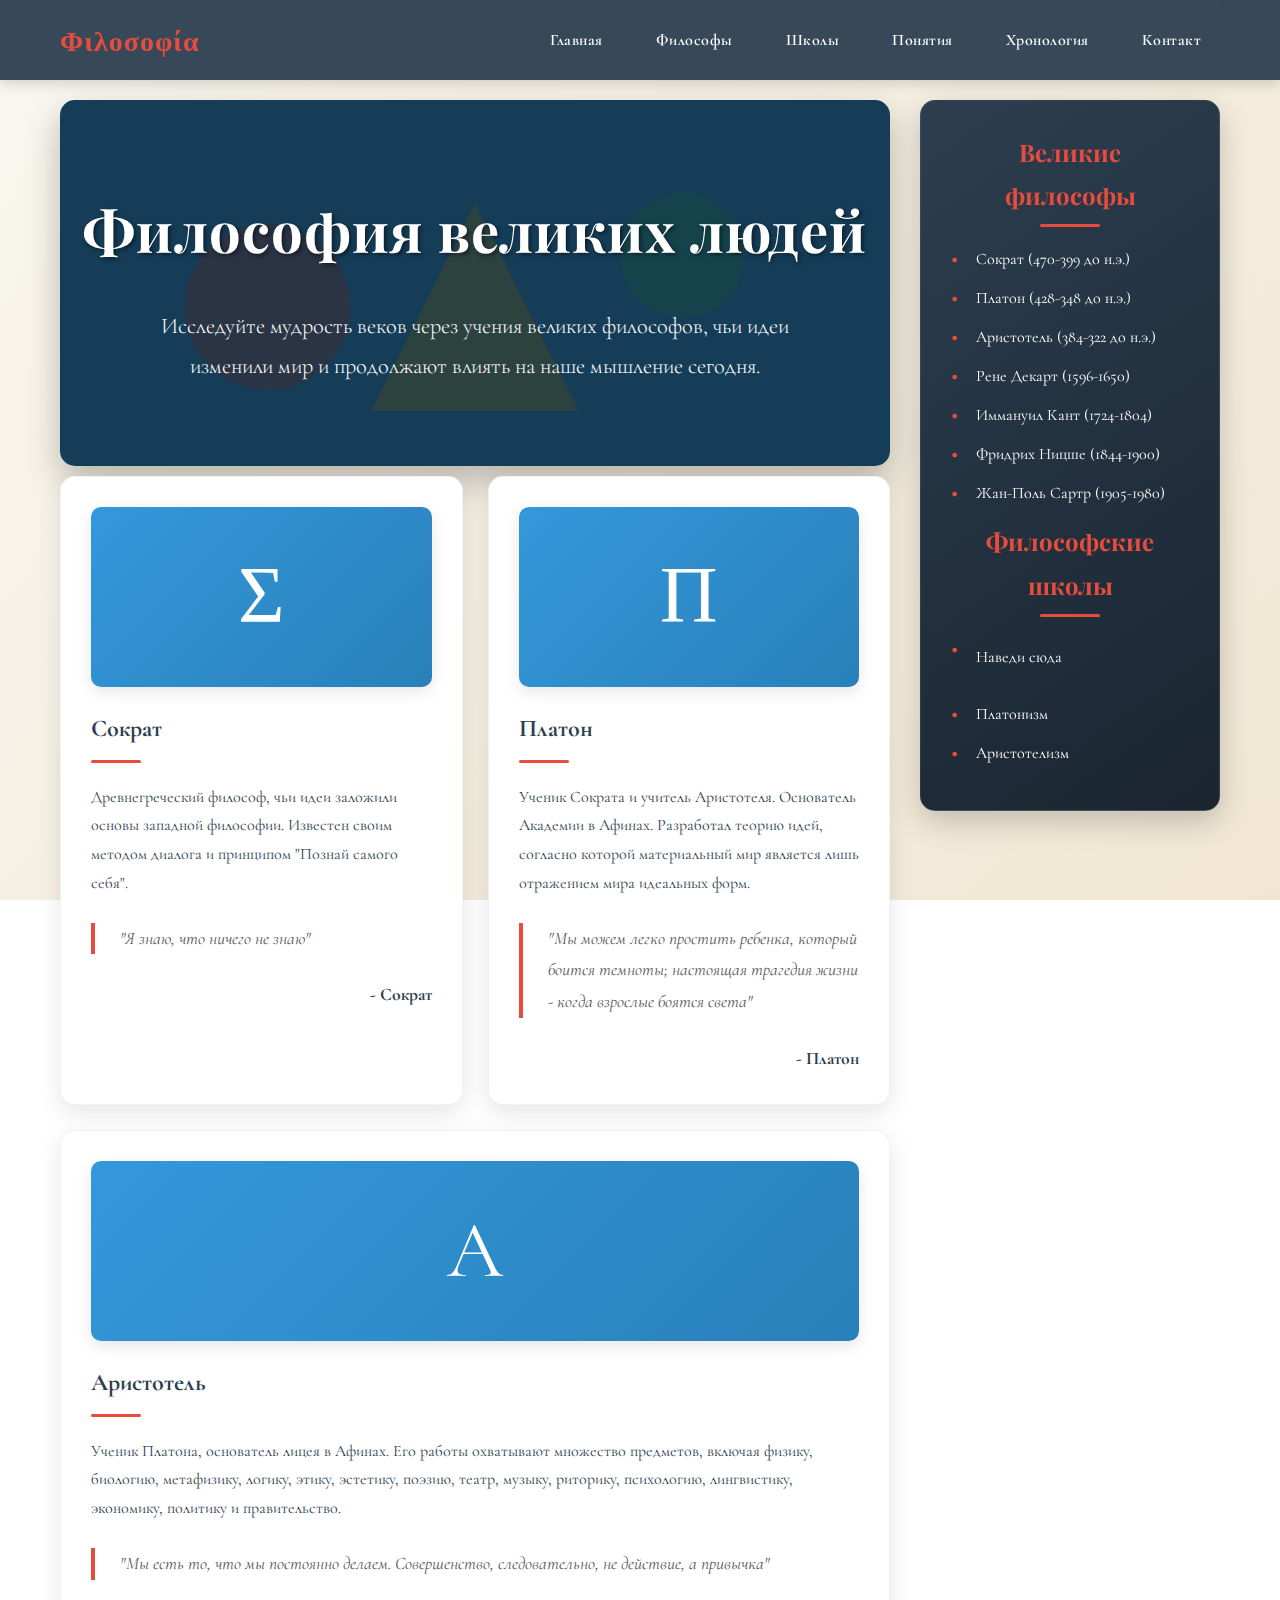
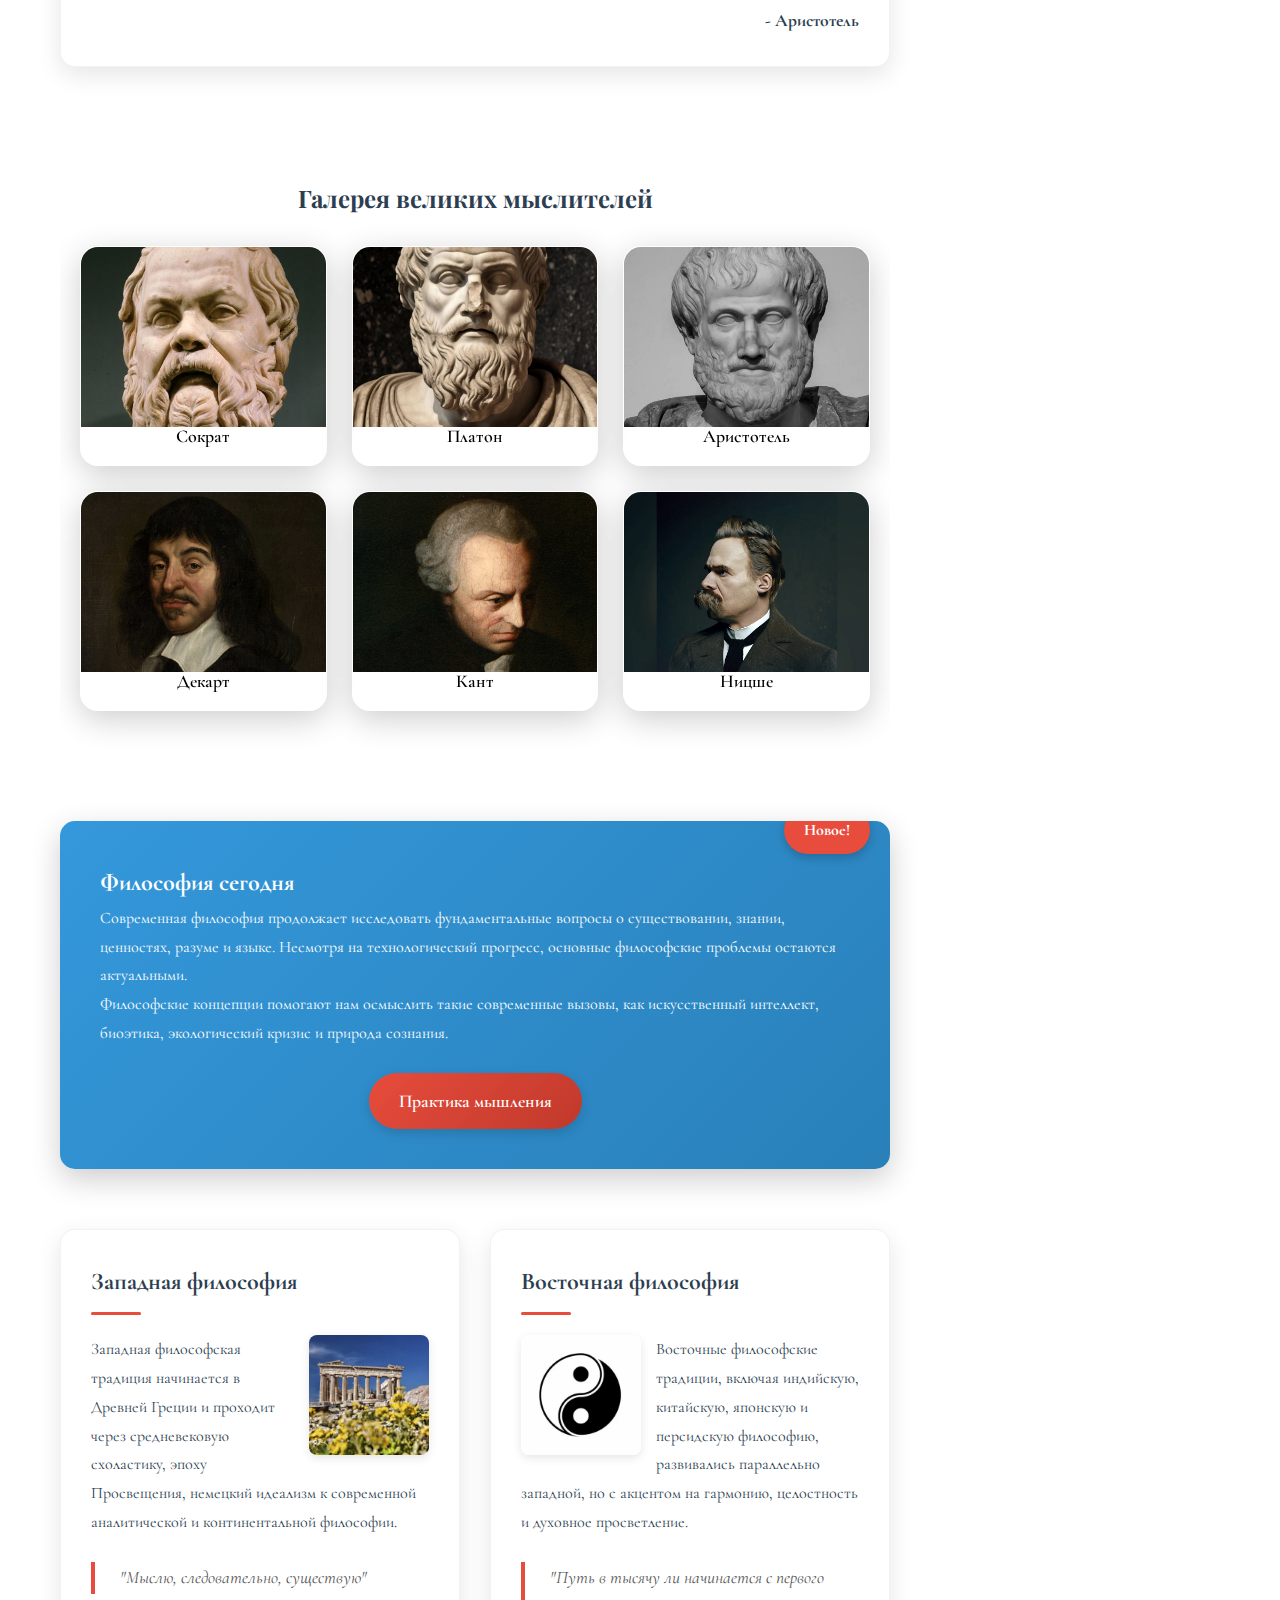
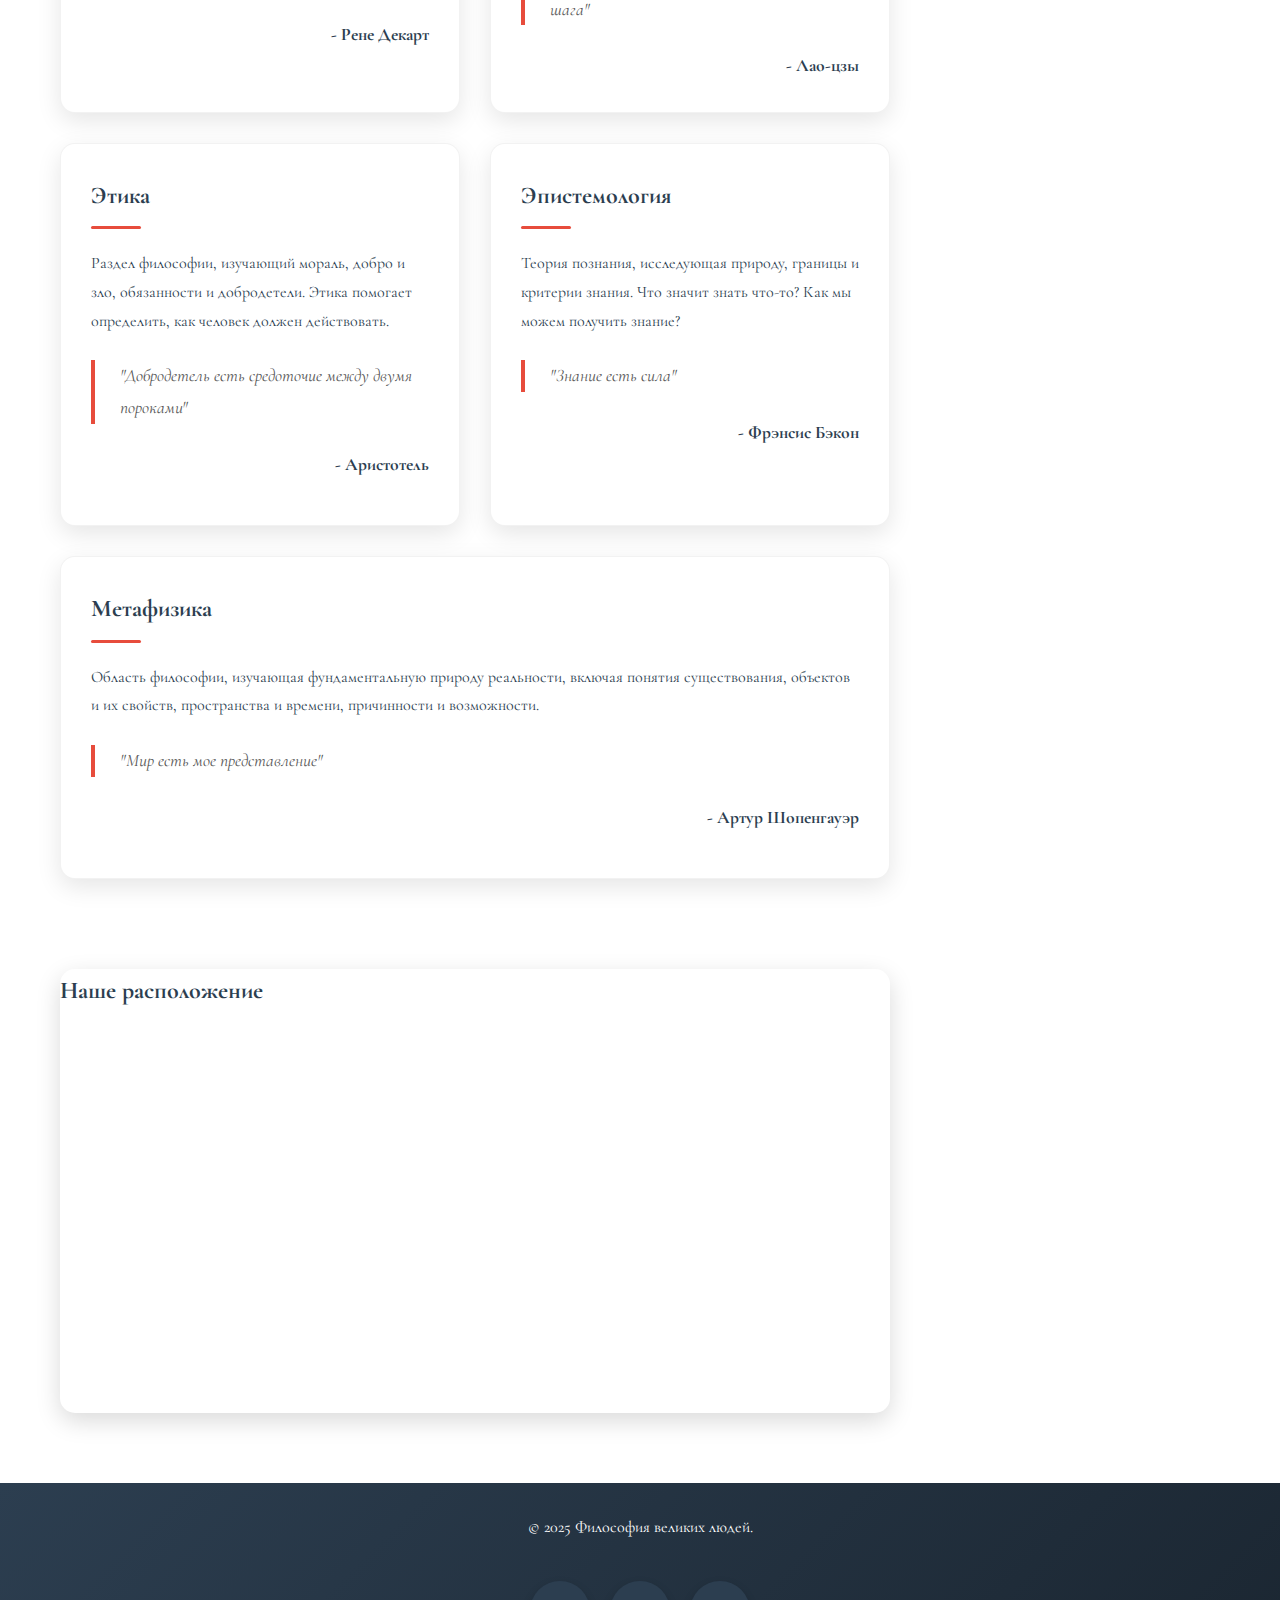
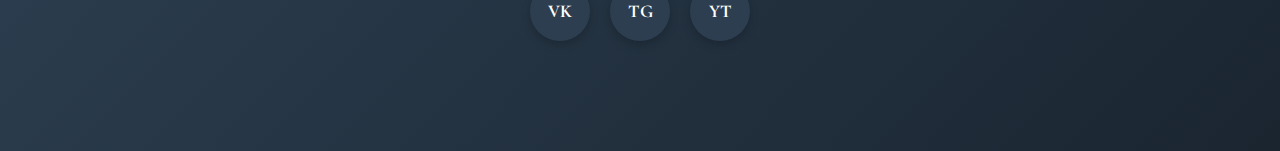
<file: index.html>
<!DOCTYPE html>
<html lang="ru">
<head>
    <meta charset="UTF-8">
    <meta name="viewport" content="width=device-width, initial-scale=1.0">
    <title>Философия великих людей</title>
    <link rel="icon" href="favicon.ico" type="image/x-icon">
    <link href="https://fonts.googleapis.com/css2?family=Cormorant+Garamond:wght@400;600;700&family=Playfair+Display:wght@400;700&display=swap" rel="stylesheet">
    <link rel="stylesheet" href="css/style.css">
</head>
<body>
    <header>
        <div class="header-container">
            <a href="index.html" class="logo">Φιλοσοφία</a>
            <input type="checkbox" id="burger" class="burger">
            <label for="burger" class="burger-label"><span></span></label>
            <nav>
                <ul>
                    <li><a href="index.html">Главная</a></li>
                    <li><a href="philosophers.html">Философы</a></li>
                    <li><a href="schools.html">Школы</a></li>
                    <li><a href="concepts.html">Понятия</a></li>
                    <li><a href="timeline.html">Хронология</a></li>
                    <li><a href="contact.html">Контакт</a></li>
                </ul>
            </nav>
            <label for="burger" class="mobile-nav-overlay"></label>
            <nav class="mobile-nav">
                <label for="burger" class="close-btn">×</label>
                <ul>
                    <li><a href="index.html">Главная</a></li>
                    <li><a href="philosophers.html">Философы</a></li>
                    <li><a href="schools.html">Школы</a></li>
                    <li><a href="concepts.html">Понятия</a></li>
                    <li><a href="timeline.html">Хронология</a></li>
                    <li><a href="contact.html">Контакт</a></li>
                </ul>
            </nav>
        </div>
    </header>

    <div class="main-layout">
        <div class="content-container">
            <section id="home" class="hero">
                <h1>Философия великих людей</h1>
                <p>Исследуйте мудрость веков через учения великих философов, чьи идеи изменили мир и продолжают влиять на наше мышление сегодня.</p>
            </section>

            <section id="philosophers">
                <div class="content-blocks">
                    <div class="block">
                        <div class="philosopher-img">Σ</div>
                        <h2>Сократ</h2>
                        <p>Древнегреческий философ, чьи идеи заложили основы западной философии. Известен своим методом диалога и принципом "Познай самого себя".</p>
                        <div class="quote">"Я знаю, что ничего не знаю"</div>
                        <p class="author">- Сократ</p>
                    </div>
                    <div class="block">
                        <div class="philosopher-img">Π</div>
                        <h2>Платон</h2>
                        <p>Ученик Сократа и учитель Аристотеля. Основатель Академии в Афинах. Разработал теорию идей, согласно которой материальный мир является лишь отражением мира идеальных форм.</p>
                        <div class="quote">"Мы можем легко простить ребенка, который боится темноты; настоящая трагедия жизни - когда взрослые боятся света"</div>
                        <p class="author">- Платон</p>
                    </div>
                    <div class="block">
                        <div class="philosopher-img">A</div>
                        <h2>Аристотель</h2>
                        <p>Ученик Платона, основатель лицея в Афинах. Его работы охватывают множество предметов, включая физику, биологию, метафизику, логику, этику, эстетику, поэзию, театр, музыку, риторику, психологию, лингвистику, экономику, политику и правительство.</p>
                        <div class="quote">"Мы есть то, что мы постоянно делаем. Совершенство, следовательно, не действие, а привычка"</div>
                        <p class="author">- Аристотель</p>
                    </div>
                </div>
            </section>

            <section id="gallery" class="gallery-section glassmorphism-area">
                <h2>Галерея великих мыслителей</h2>
                <div class="gallery">
                    <div class="gallery-item glass-card" data-name="Сократ">
                        <img src="img/socrates.jpg" alt="Сократ">
                        <div class="philosopher-name">Сократ</div>
                    </div>
                    <div class="gallery-item glass-card" data-name="Платон">
                        <img src="img/plato.jpg" alt="Платон">
                        <div class="philosopher-name">Платон</div>
                    </div>
                    <div class="gallery-item glass-card" data-name="Аристотель">
                        <img src="img/aristotle.jpg" alt="Аристотель">
                        <div class="philosopher-name">Аристотель</div>
                    </div>
                    <div class="gallery-item glass-card" data-name="Декарт">
                        <img src="img/descartes.jpg" alt="Декарт">
                        <div class="philosopher-name">Декарт</div>
                    </div>
                    <div class="gallery-item glass-card" data-name="Кант">
                        <img src="img/kant.jpg" alt="Кант">
                        <div class="philosopher-name">Кант</div>
                    </div>
                    <div class="gallery-item glass-card" data-name="Ницше">
                        <img src="img/nietzsche.jpg" alt="Ницше">
                        <div class="philosopher-name">Ницше</div>
                    </div>
                </div>
            </section>

            <section id="teachings">
                <div class="relative-box">
                    <div class="absolute-element">Новое!</div>
                    <h2>Философия сегодня</h2>
                    <p>Современная философия продолжает исследовать фундаментальные вопросы о существовании, знании, ценностях, разуме и языке. Несмотря на технологический прогресс, основные философские проблемы остаются актуальными.</p>
                    <p>Философские концепции помогают нам осмыслить такие современные вызовы, как искусственный интеллект, биоэтика, экологический кризис и природа сознания.</p>
                    <div style="text-align: center; margin-top: 25px;">
                        <a href="modern.html" class="modern-practice-btn">Практика мышления</a>
                    </div>
                </div>
            </section>

            <section id="quotes">
                <div class="flex-section">
                    <div class="philosophy-card west">
                        <h2>Западная философия</h2>
                        <img src="img/western-philosophy.jpg" alt="Западная философия" class="philosophy-image">
                        <p>Западная философская традиция начинается в Древней Греции и проходит через средневековую схоластику, эпоху Просвещения, немецкий идеализм к современной аналитической и континентальной философии.</p>
                        <div class="quote">"Мыслю, следовательно, существую"</div>
                        <p class="author">- Рене Декарт</p>
                    </div>
                    <div class="philosophy-card east">
                        <h2>Восточная философия</h2>
                        <img src="img/eastern-philosophy.jpg" alt="Восточная философия" class="philosophy-image">
                        <p>Восточные философские традиции, включая индийскую, китайскую, японскую и персидскую философию, развивались параллельно западной, но с акцентом на гармонию, целостность и духовное просветление.</p>
                        <div class="quote">"Путь в тысячу ли начинается с первого шага"</div>
                        <p class="author">- Лао-цзы</p>
                    </div>
                    <div class="philosophy-card-extra">
                        <div class="philosophy-card-extra-content">
                            <h2>Этика</h2>
                            <p>Раздел философии, изучающий мораль, добро и зло, обязанности и добродетели. Этика помогает определить, как человек должен действовать.</p>
                            <div class="quote">"Добродетель есть средоточие между двумя пороками"</div>
                            <p class="author">- Аристотель</p>
                        </div>
                    </div>
                    <div class="philosophy-card-extra">
                        <div class="philosophy-card-extra-content">
                            <h2>Эпистемология</h2>
                            <p>Теория познания, исследующая природу, границы и критерии знания. Что значит знать что-то? Как мы можем получить знание?</p>
                            <div class="quote">"Знание есть сила"</div>
                            <p class="author">- Фрэнсис Бэкон</p>
                        </div>
                    </div>
                    <div class="philosophy-card-extra">
                        <div class="philosophy-card-extra-content">
                            <h2>Метафизика</h2>
                            <p>Область философии, изучающая фундаментальную природу реальности, включая понятия существования, объектов и их свойств, пространства и времени, причинности и возможности.</p>
                            <div class="quote">"Мир есть мое представление"</div>
                            <p class="author">- Артур Шопенгауэр</p>
                        </div>
                    </div>
                </div>
            </section>

            <section class="iframe-container">
                <h2>Наше расположение</h2>
                <iframe class="map-iframe"
                        src="https://yandex.ru/map-widget/v1/?ll=37.480409%2C55.669986&amp;z=17&amp;pt=37.480409%2C55.669986%2Corg"
                        title="Карта расположения - Яндекс.Карты"
                        loading="lazy"
                        allowfullscreen>
                </iframe>
            </section>
        </div>

        <div class="sticky-sidebar">
            <h2>Великие философы</h2>
            <ul>
                <li>Сократ (470-399 до н.э.)</li>
                <li>Платон (428-348 до н.э.)</li>
                <li>Аристотель (384-322 до н.э.)</li>
                <li>Рене Декарт (1596-1650)</li>
                <li>Иммануил Кант (1724-1804)</li>
                <li>Фридрих Ницше (1844-1900)</li>
                <li>Жан-Поль Сартр (1905-1980)</li>
            </ul>
            <h2>Философские школы</h2>
            <ul>
                <li class="notification-item">
                    Наведи сюда
                    <ul class="notification-list">
                        <li>Стоицизм</li>
                        <li>Эпикуреизм</li>
                        <li>Скептицизм</li>
                        <li>Неоплатонизм</li>
                    </ul>
                </li>
                <li>Платонизм</li>
                <li>Аристотелизм</li>
            </ul>
        </div>
    </div>

    <footer>
        <p>&copy; 2025 Философия великих людей.</p>
        <div class="social-links">
            <div class="social-links">
                <a href="#" class="social-btn" aria-label="ВКонтакте">VK</a>
                <a href="#" class="social-btn" aria-label="Telegram">TG</a>
                <a href="#" class="social-btn" aria-label="YouTube">YT</a>
            </div>
        </div>
    </footer>

    <div id="modal-overlay" class="modal-overlay">
        <div class="modal-content">
            <span class="modal-close">&times;</span>
            <div id="modal-body"></div>
        </div>
    </div>

    <script src="js/main-buttons.js"></script>
</body>
</html>
</file>
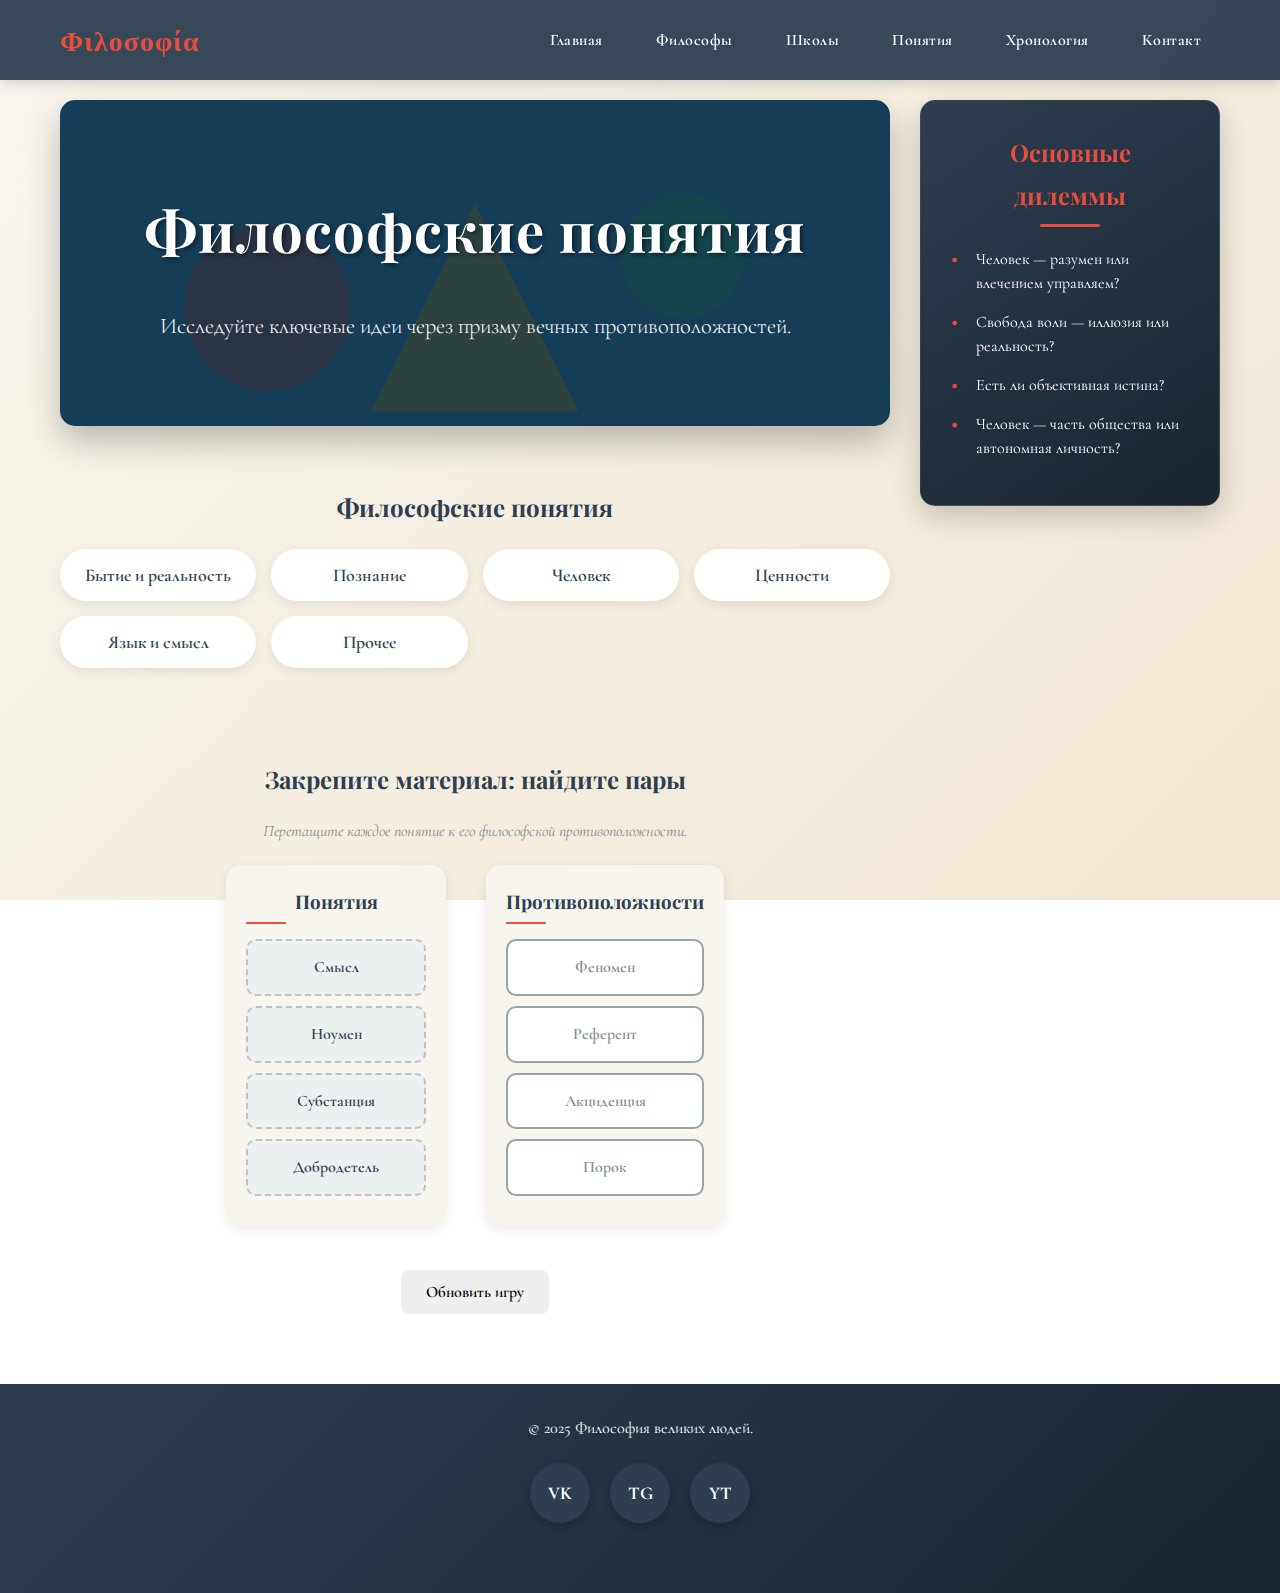
<file: concepts.html>
﻿<!DOCTYPE html>
<html lang="ru">
<head>
    <meta charset="UTF-8">
    <meta name="viewport" content="width=device-width, initial-scale=1.0">
    <title>Философские понятия — Философия великих людей</title>
    <link rel="icon" href="favicon.ico" type="image/x-icon">
    <link href="https://fonts.googleapis.com/css2?family=Cormorant+Garamond:wght@400;600;700&family=Playfair+Display:wght@400;700&display=swap" rel="stylesheet">
    <link rel="stylesheet" href="css/style.css">
</head>
<body>
    <header>
        <div class="header-container">
            <a href="index.html" class="logo">Φιλοσοφία</a>
            <input type="checkbox" id="burger" class="burger">
            <label for="burger" class="burger-label"><span></span></label>
            <nav>
                <ul>
                    <li><a href="index.html">Главная</a></li>
                    <li><a href="philosophers.html">Философы</a></li>
                    <li><a href="schools.html">Школы</a></li>
                    <li><a href="concepts.html">Понятия</a></li>
                    <li><a href="timeline.html">Хронология</a></li>
                    <li><a href="contact.html">Контакт</a></li>
                </ul>
            </nav>
            <label for="burger" class="mobile-nav-overlay"></label>
            <nav class="mobile-nav">
                <label for="burger" class="close-btn">×</label>
                <ul>
                    <li><a href="index.html">Главная</a></li>
                    <li><a href="philosophers.html">Философы</a></li>
                    <li><a href="schools.html">Школы</a></li>
                    <li><a href="concepts.html">Понятия</a></li>
                    <li><a href="timeline.html">Хронология</a></li>
                    <li><a href="contact.html">Контакт</a></li>
                </ul>
            </nav>
        </div>
    </header>

    <div class="main-layout">
        <div class="content-container">
            <section class="hero">
                <h1>Философские понятия</h1>
                <p>Исследуйте ключевые идеи через призму вечных противоположностей.</p>
            </section>

            
            <section class="concept-categories">
                <h2>Философские понятия</h2>
                <div class="category-grid">
                    <button class="category-btn" data-category="being">Бытие и реальность</button>
                    <button class="category-btn" data-category="knowledge">Познание</button>
                    <button class="category-btn" data-category="human">Человек</button>
                    <button class="category-btn" data-category="values">Ценности</button>
                    <button class="category-btn" data-category="language">Язык и смысл</button>
                    <button class="category-btn" data-category="other">Прочее</button>
                </div>
            </section>

            
            <section class="opposites-game">
                <h2>Закрепите материал: найдите пары</h2>
                <div class="game-instructions">
                    <p>Перетащите каждое понятие к его философской противоположности.</p>
                </div>
                <div class="game-area">
                    <div class="concepts-source">
                        <h3>Понятия</h3>
                        <div class="draggable-item" data-concept="rationalism">Рационализм</div>
                        <div class="draggable-item" data-concept="individualism">Индивидуализм</div>
                        <div class="draggable-item" data-concept="libertarianism">Свобода воли</div>
                        <div class="draggable-item" data-concept="idealism">Идеализм</div>
                    </div>
                    <div class="concepts-target">
                        <h3>Противоположности</h3>
                        <div class="drop-zone" data-accepts="rationalism">Иррационализм</div>
                        <div class="drop-zone" data-accepts="individualism">Коллективизм</div>
                        <div class="drop-zone" data-accepts="libertarianism">Детерминизм</div>
                        <div class="drop-zone" data-accepts="idealism">Материализм</div>
                    </div>
                </div>
                <div class="game-feedback" id="game-feedback"></div>
            </section>
        </div>

        <div class="sticky-sidebar">
            <h2>Основные дилеммы</h2>
            <ul>
                <li>Человек — разумен или влечением управляем?</li>
                <li>Свобода воли — иллюзия или реальность?</li>
                <li>Есть ли объективная истина?</li>
                <li>Человек — часть общества или автономная личность?</li>
            </ul>
        </div>
    </div>

    <footer>
        <p>&copy; 2025 Философия великих людей.</p>
        <div class="social-links">
            <a href="#" class="social-btn" aria-label="ВКонтакте">VK</a>
            <a href="#" class="social-btn" aria-label="Telegram">TG</a>
            <a href="#" class="social-btn" aria-label="YouTube">YT</a>
        </div>
    </footer>

    <div id="concept-modal" class="modal-overlay">
        <div class="modal-content concept-modal-content">
            <span class="modal-close concept-modal-close">&times;</span>
            <div id="concept-modal-body"></div>
        </div>
    </div>

    <script src="js/concepts.js"></script>
    <script src="js/compass.js"></script>
</body>
</html>
</file>
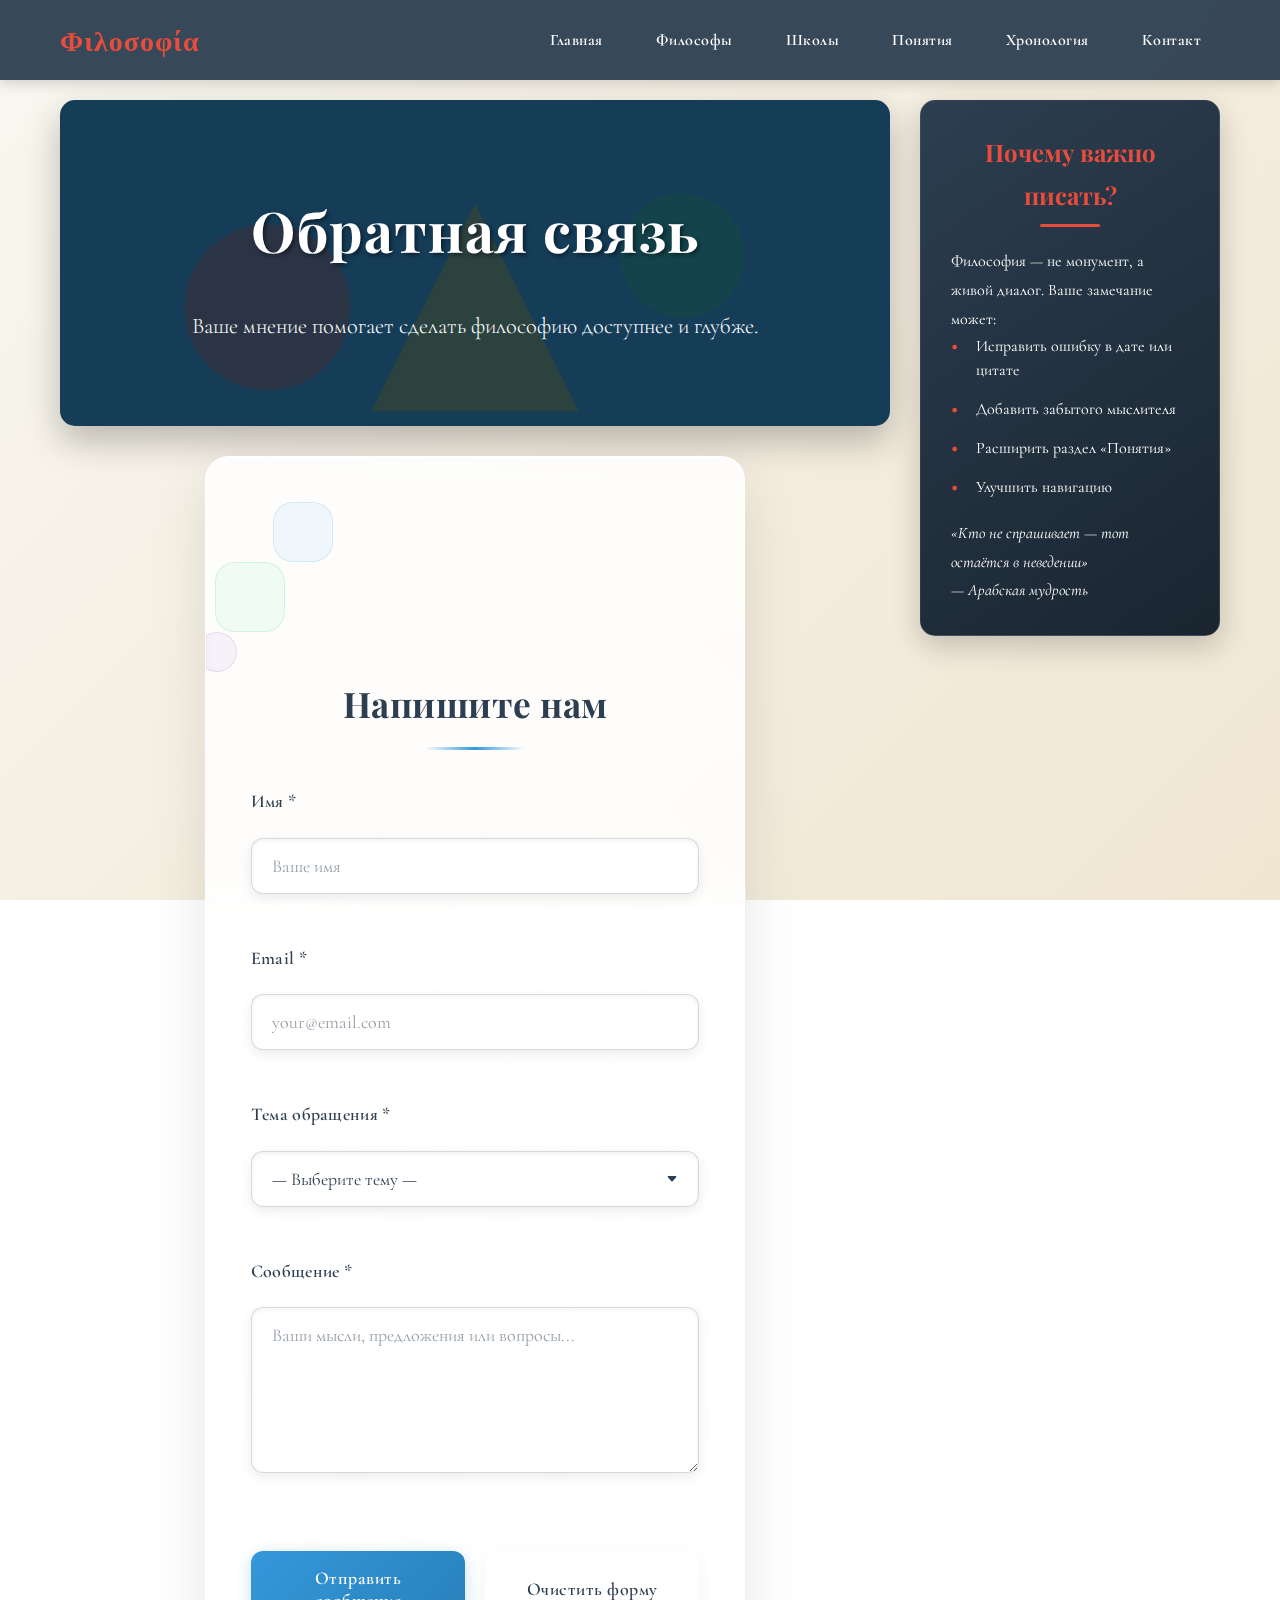
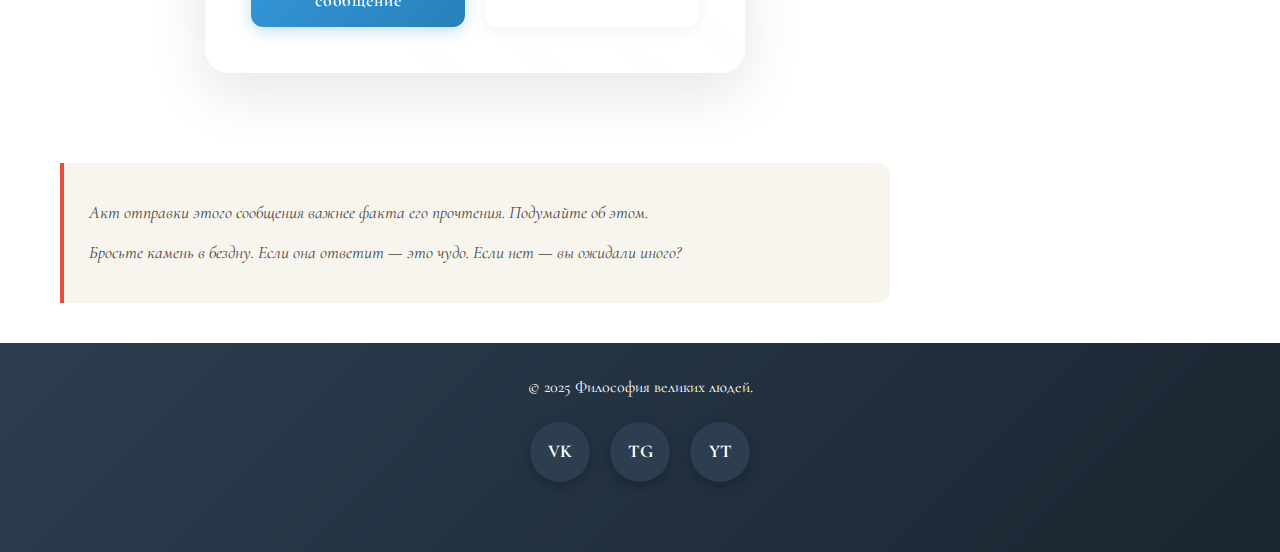
<file: contact.html>
﻿<!DOCTYPE html>
<html lang="ru">
<head>
    <meta charset="UTF-8">
    <meta name="viewport" content="width=device-width, initial-scale=1.0">
    <title>Контакт — Философия великих людей</title>
    <link rel="icon" href="favicon.ico" type="image/x-icon">
    <link href="https://fonts.googleapis.com/css2?family=Cormorant+Garamond:wght@400;600;700&family=Playfair+Display:wght@400;700&display=swap" rel="stylesheet">
    <link rel="stylesheet" href="css/style.css">
    <style>
        :root {
            --glass-bg: rgba(255, 255, 255, 0.85);
            --glass-border: rgba(255, 255, 255, 0.95);
            --glass-blur: 15px;
            --form-max-width: 650px;
            --anim-duration: 12s;
        }

        /* Улучшенный Glassmorphism контейнер */
        .form-container.glass-form {
            background: var(--glass-bg);
            backdrop-filter: blur(var(--glass-blur));
            -webkit-backdrop-filter: blur(var(--glass-blur));
            border: 1px solid var(--glass-border);
            border-radius: 24px;
            padding: 45px;
            box-shadow: 0 20px 60px rgba(0, 0, 0, 0.1), inset 0 1px 0 rgba(255, 255, 255, 0.9);
            position: relative;
            transition: all 0.6s cubic-bezier(0.165, 0.84, 0.44, 1);
            max-width: var(--form-max-width);
            margin: 0 auto 40px;
            overflow: hidden;
        }

            .form-container.glass-form:hover {
                transform: translateY(-5px);
                box-shadow: 0 30px 80px rgba(0, 0, 0, 0.15), inset 0 1px 0 rgba(255, 255, 255, 1);
            }

            /* Стеклянные акценты */
            .form-container.glass-form::before {
                content: '';
                position: absolute;
                top: -50%;
                left: -50%;
                width: 200%;
                height: 200%;
                background: linear-gradient( 45deg, transparent 30%, rgba(255, 255, 255, 0.3) 50%, transparent 70% );
                animation: glassShine 8s infinite linear;
                z-index: 0;
                opacity: 0.6;
            }

        @keyframes glassShine {
            0% {
                transform: rotate(0deg) translate(-10%, -10%);
            }

            100% {
                transform: rotate(360deg) translate(-10%, -10%);
            }
        }

        /* Внутреннее содержимое формы */
        .form-container.glass-form > * {
            position: relative;
            z-index: 1;
        }

        /* Плавающие элементы */
        .floating-element {
            position: absolute;
            width: 80px;
            height: 80px;
            background: rgba(231, 76, 60, 0.08);
            border: 1px solid rgba(231, 76, 60, 0.15);
            border-radius: 20px;
            backdrop-filter: blur(5px);
            z-index: 0;
            animation: float var(--anim-duration) infinite ease-in-out;
        }

            .floating-element:nth-child(1) {
                top: 10%;
                left: 5%;
                width: 60px;
                height: 60px;
                animation-delay: 0s;
                background: rgba(52, 152, 219, 0.08);
                border-color: rgba(52, 152, 219, 0.15);
            }

            .floating-element:nth-child(2) {
                bottom: 15%;
                right: 8%;
                width: 70px;
                height: 70px;
                animation-delay: 2s;
                background: rgba(46, 204, 113, 0.08);
                border-color: rgba(46, 204, 113, 0.15);
            }

            .floating-element:nth-child(3) {
                top: 40%;
                right: 12%;
                width: 40px;
                height: 40px;
                animation-delay: 4s;
                background: rgba(155, 89, 182, 0.08);
                border-color: rgba(155, 89, 182, 0.15);
            }

        @keyframes float {
            0%, 100% {
                transform: translate(0, 0) rotate(0deg) scale(1);
            }

            33% {
                transform: translate(15px, -20px) rotate(5deg) scale(1.05);
            }

            66% {
                transform: translate(-10px, 15px) rotate(-3deg) scale(0.98);
            }
        }

        /* Заголовок формы */
        .form-container.glass-form h2 {
            color: #2c3e50; /* Темно-синий для контраста */
            text-align: center;
            margin-bottom: 35px;
            font-size: 2.2rem;
            font-weight: 700;
            font-family: 'Playfair Display', serif;
            letter-spacing: 0.5px;
            position: relative;
            padding-bottom: 15px;
        }

            .form-container.glass-form h2::after {
                content: '';
                position: absolute;
                bottom: 0;
                left: 50%;
                transform: translateX(-50%);
                width: 100px;
                height: 3px;
                background: linear-gradient(90deg, transparent, #3498db, transparent);
                border-radius: 3px;
            }

        /* Группы формы */
        .form-container.glass-form .form-group {
            margin-bottom: 28px;
            position: relative;
        }

        /* Метки */
        .form-container.glass-form label {
            display: block;
            color: #2c3e50; /* Темный цвет для лучшей читаемости */
            margin-bottom: 12px;
            font-weight: 600;
            font-size: 18px;
            font-family: 'Cormorant Garamond', serif;
            letter-spacing: 0.3px;
        }

        /* Поля ввода */
        .form-container.glass-form input,
        .form-container.glass-form textarea,
        .form-container.glass-form select {
            width: 100%;
            padding: 16px 20px;
            border: 1px solid rgba(44, 62, 80, 0.2);
            border-radius: 12px;
            background: rgba(255, 255, 255, 0.9);
            backdrop-filter: blur(5px);
            -webkit-backdrop-filter: blur(5px);
            font-family: 'Cormorant Garamond', serif;
            font-size: 18px;
            color: #2c3e50; /* Темный текст */
            box-shadow: inset 0 2px 4px rgba(0, 0, 0, 0.05), 0 4px 12px rgba(0, 0, 0, 0.08);
            transition: all 0.3s ease;
        }

            .form-container.glass-form input::placeholder,
            .form-container.glass-form textarea::placeholder {
                color: rgba(44, 62, 80, 0.5);
            }

            .form-container.glass-form input:focus,
            .form-container.glass-form textarea:focus,
            .form-container.glass-form select:focus {
                outline: none;
                border-color: #3498db;
                background: rgba(255, 255, 255, 1);
                box-shadow: inset 0 2px 8px rgba(0, 0, 0, 0.1), 0 0 0 3px rgba(52, 152, 219, 0.15), 0 6px 20px rgba(0, 0, 0, 0.1);
            }

        .form-container.glass-form textarea {
            min-height: 140px;
            resize: vertical;
        }

        .form-container.glass-form select {
            appearance: none;
            background-image: url("data:image/svg+xml,%3Csvg xmlns='http://www.w3.org/2000/svg' width='12' height='12' fill='%232c3e50' viewBox='0 0 16 16'%3E%3Cpath d='M7.247 11.14L2.451 5.658C1.885 5.013 2.345 4 3.204 4h9.592a1 1 0 0 1 .753 1.659l-4.796 5.48a1 1 0 0 1-1.506 0z'/%3E%3C/svg%3E");
            background-repeat: no-repeat;
            background-position: right 20px center;
            background-size: 12px;
            padding-right: 45px;
        }

        /* Группа кнопок */
        .form-container.glass-form .button-group {
            display: flex;
            gap: 20px;
            justify-content: center;
            margin-top: 30px;
        }

        .form-container.glass-form .submit-btn,
        .form-container.glass-form .reset-btn {
            flex: 1;
            padding: 16px 30px;
            border: none;
            border-radius: 12px;
            font-family: 'Cormorant Garamond', serif;
            font-weight: 600;
            font-size: 18px;
            cursor: pointer;
            transition: all 0.4s cubic-bezier(0.165, 0.84, 0.44, 1);
            position: relative;
            overflow: hidden;
            letter-spacing: 0.5px;
        }

        .submit-btn {
            background: linear-gradient(135deg, #3498db, #2980b9);
            color: white;
            box-shadow: 0 4px 15px rgba(52, 152, 219, 0.3);
        }

            .submit-btn:hover {
                transform: translateY(-3px);
                box-shadow: 0 8px 25px rgba(52, 152, 219, 0.4);
            }

            .submit-btn::before {
                content: '';
                position: absolute;
                top: 0;
                left: -100%;
                width: 100%;
                height: 100%;
                background: linear-gradient(90deg, transparent, rgba(255, 255, 255, 0.3), transparent);
                transition: left 0.6s ease;
            }

            .submit-btn:hover::before {
                left: 100%;
            }

        .reset-btn {
            background: rgba(255, 255, 255, 0.9);
            color: #2c3e50;
            border: 1px solid rgba(44, 62, 80, 0.2);
            box-shadow: 0 4px 15px rgba(0, 0, 0, 0.05);
        }

            .reset-btn:hover {
                transform: translateY(-3px);
                background: rgba(255, 255, 255, 1);
                box-shadow: 0 8px 25px rgba(0, 0, 0, 0.1);
                border-color: rgba(44, 62, 80, 0.3);
            }

        /* Социальные кнопки */
        .social-links {
            display: flex;
            justify-content: center;
            gap: 20px;
            margin-top: 20px;
        }

        .social-btn {
            position: relative;
            display: flex;
            align-items: center;
            justify-content: center;
            width: 60px;
            height: 60px;
            background: #2c3e50;
            color: white;
            text-decoration: none;
            font-weight: bold;
            font-size: 18px;
            border-radius: 50%;
            cursor: pointer;
            overflow: hidden;
            z-index: 1;
            box-shadow: 0 4px 12px rgba(0,0,0,0.25);
            transition: transform 0.3s ease;
        }

            .social-btn:hover {
                transform: translateY(-3px);
            }

            .social-btn::before {
                content: '';
                position: absolute;
                top: -100%;
                left: 0;
                width: 100%;
                height: 100%;
                background: linear-gradient(135deg, #e74c3c, #3498db, #2ecc71);
                transition: top 0.45s ease;
                z-index: -1;
            }

            .social-btn:hover::before {
                top: 0;
            }

        /* Note box */
        .note-box {
            background: #f8f5ee;
            border-left: 4px solid #e74c3c;
            padding: 25px;
            border-radius: 0 12px 12px 0;
            margin-top: 20px;
            font-style: italic;
            color: #444;
            line-height: 1.7;
            font-family: 'Cormorant Garamond', serif;
            font-size: 1.1rem;
        }

            .note-box p {
                margin: 10px 0;
            }

        /* Адаптивность */
        @media (max-width: 768px) {
            .form-container.glass-form {
                padding: 30px 25px;
                margin: 0 15px 30px;
            }

                .form-container.glass-form .button-group {
                    flex-direction: column;
                    gap: 15px;
                }

                .form-container.glass-form h2 {
                    font-size: 1.8rem;
                }

            .floating-element {
                display: none;
            }
        }

        @media (max-width: 480px) {
            .form-container.glass-form {
                padding: 25px 20px;
                border-radius: 20px;
            }

                .form-container.glass-form h2 {
                    font-size: 1.6rem;
                    margin-bottom: 25px;
                }

                .form-container.glass-form input,
                .form-container.glass-form textarea,
                .form-container.glass-form select {
                    padding: 14px 16px;
                    font-size: 16px;
                }
        }
    </style>
</head>
<body>
    <header>
        <div class="header-container">
            <a href="index.html" class="logo">Φιλοσοφία</a>
            <input type="checkbox" id="burger" class="burger">
            <label for="burger" class="burger-label"><span></span></label>
            <nav>
                <ul>
                    <li><a href="index.html">Главная</a></li>
                    <li><a href="philosophers.html">Философы</a></li>
                    <li><a href="schools.html">Школы</a></li>
                    <li><a href="concepts.html">Понятия</a></li>
                    <li><a href="timeline.html">Хронология</a></li>
                    <li><a href="contact.html">Контакт</a></li>
                </ul>
            </nav>
            <label for="burger" class="mobile-nav-overlay"></label>
            <nav class="mobile-nav">
                <label for="burger" class="close-btn">×</label>
                <ul>
                    <li><a href="index.html">Главная</a></li>
                    <li><a href="philosophers.html">Философы</a></li>
                    <li><a href="schools.html">Школы</a></li>
                    <li><a href="concepts.html">Понятия</a></li>
                    <li><a href="timeline.html">Хронология</a></li>
                    <li><a href="contact.html">Контакт</a></li>
                </ul>
            </nav>
        </div>
    </header>

    <div class="main-layout">
        <div class="content-container">
            <section class="hero">
                <h1>Обратная связь</h1>
                <p>Ваше мнение помогает сделать философию доступнее и глубже.</p>
            </section>

            <!-- Улучшенная форма с Glassmorphism и читаемым текстом -->
            <section class="form-container glass-form">
                <!-- Плавающие элементы для стеклянного эффекта -->
                <div class="floating-element"></div>
                <div class="floating-element"></div>
                <div class="floating-element"></div>

                <h2>Напишите нам</h2>
                <form id="contact-form">
                    <div class="form-group">
                        <label for="contact-name">Имя *</label>
                        <input type="text" id="contact-name" name="name" required
                               placeholder="Ваше имя">
                    </div>
                    <div class="form-group">
                        <label for="contact-email">Email *</label>
                        <input type="email" id="contact-email" name="email" required
                               placeholder="your@email.com">
                    </div>
                    <div class="form-group">
                        <label for="contact-topic">Тема обращения *</label>
                        <select id="contact-topic" name="topic" required>
                            <option value="">— Выберите тему —</option>
                            <option value="error">Ошибка на сайте</option>
                            <option value="suggestion">Предложение по улучшению</option>
                            <option value="missing">Отсутствует информация</option>
                            <option value="question">Философский вопрос</option>
                            <option value="other">Другое</option>
                        </select>
                    </div>
                    <div class="form-group">
                        <label for="contact-message">Сообщение *</label>
                        <textarea id="contact-message" name="message" rows="6" required
                                  minlength="5"
                                  placeholder="Ваши мысли, предложения или вопросы..."></textarea>
                    </div>
                    <div class="button-group">
                        <button type="submit" class="submit-btn">Отправить сообщение</button>
                        <button type="reset" class="reset-btn">Очистить форму</button>
                    </div>
                </form>
            </section>

            <div class="note-box">
                <p>Акт отправки этого сообщения важнее факта его прочтения. Подумайте об этом.</p>
                <p>Бросьте камень в бездну. Если она ответит — это чудо. Если нет — вы ожидали иного?</p>
            </div>
        </div>

        <div class="sticky-sidebar">
            <h2>Почему важно писать?</h2>
            <p>Философия — не монумент, а живой диалог. Ваше замечание может:</p>
            <ul>
                <li>Исправить ошибку в дате или цитате</li>
                <li>Добавить забытого мыслителя</li>
                <li>Расширить раздел «Понятия»</li>
                <li>Улучшить навигацию</li>
            </ul>
            <p style="margin-top: 20px; font-style: italic;">«Кто не спрашивает — тот остаётся в неведении»<br>— Арабская мудрость</p>
        </div>
    </div>

    <footer>
        <p>&copy; 2025 Философия великих людей.</p>
        <div class="social-links">
            <a href="https://vk.com" target="_blank" class="social-btn" aria-label="ВКонтакте">VK</a>
            <a href="https://t.me" target="_blank" class="social-btn" aria-label="Telegram">TG</a>
            <a href="https://youtube.com" target="_blank" class="social-btn" aria-label="YouTube">YT</a>
        </div>
    </footer>

    <script>
        document.getElementById('contact-form').addEventListener('submit', function (e) {
            e.preventDefault();
            // Анимация отправки
            const submitBtn = this.querySelector('.submit-btn');
            const originalText = submitBtn.textContent;
            submitBtn.textContent = 'Отправка...';
            submitBtn.disabled = true;

            setTimeout(() => {
                alert('Спасибо за ваше сообщение! (В демо-режиме отправка не выполняется.)');
                this.reset();
                submitBtn.textContent = originalText;
                submitBtn.disabled = false;
            }, 1500);
        });

        // Эффект при фокусе на полях формы
        document.querySelectorAll('.form-container.glass-form input, .form-container.glass-form textarea, .form-container.glass-form select').forEach(el => {
            el.addEventListener('focus', function () {
                this.parentElement.style.transform = 'translateY(-2px)';
            });

            el.addEventListener('blur', function () {
                this.parentElement.style.transform = 'translateY(0)';
            });
        });
    </script>
</body>
</html>
</file>
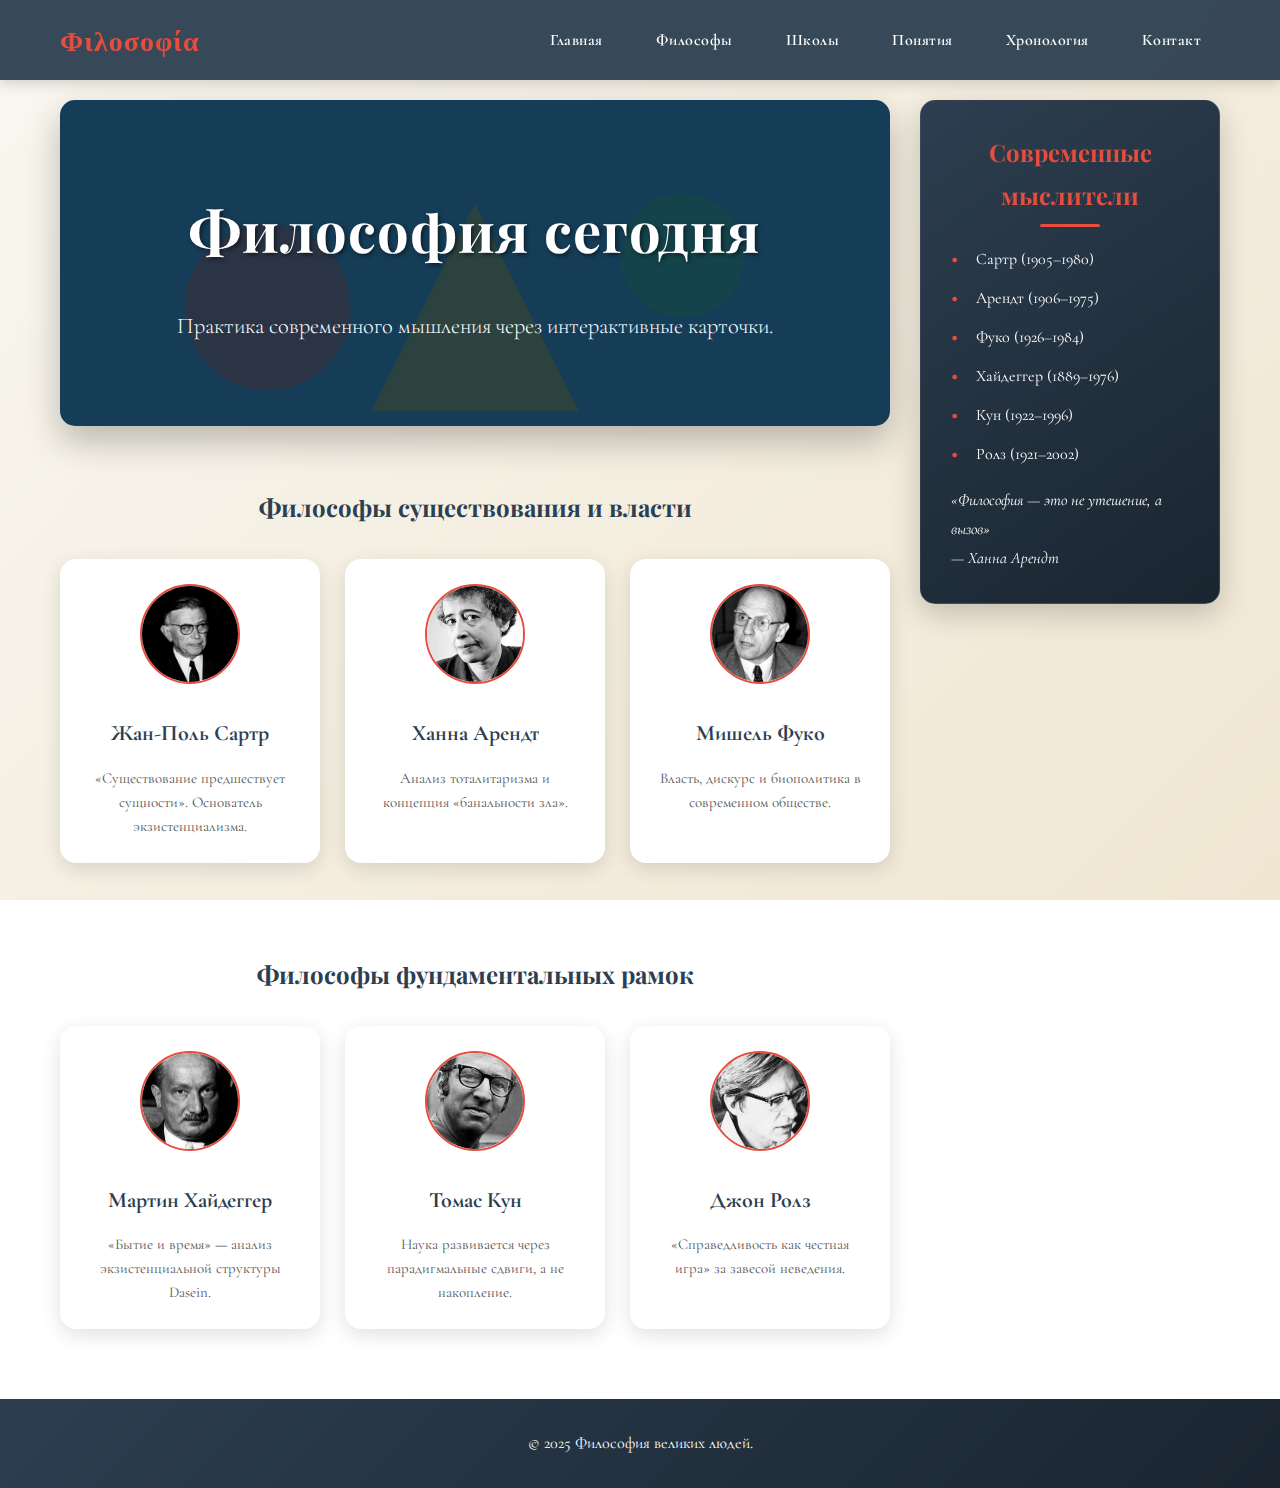
<file: modern.html>
﻿<!DOCTYPE html>
<html lang="ru">
<head>
    <meta charset="UTF-8">
    <meta name="viewport" content="width=device-width, initial-scale=1.0">
    <title>Философия сегодня — Философия великих людей</title>
    <link rel="icon" href="favicon.ico" type="image/x-icon">
    <link href="https://fonts.googleapis.com/css2?family=Cormorant+Garamond:wght@400;600;700&family=Playfair+Display:wght@400;700&display=swap" rel="stylesheet">
    <link rel="stylesheet" href="css/style.css">
    <style>
        :root {
            --glass-bg: rgba(255, 255, 255, 0.2);
            --glass-border: rgba(255, 255, 255, 0.3);
            --blur: 12px;
        }

        .practice-section {
            margin: 30px 0;
        }

            .practice-section h2 {
                text-align: center;
                margin-bottom: 30px;
                color: #2c3e50;
                font-family: 'Playfair Display', serif;
            }

        .cards-container {
            display: flex;
            flex-wrap: wrap;
            gap: 25px;
            justify-content: center;
        }

        
        .card-4 {
            width: 260px;
            background: white;
            border-radius: 16px;
            overflow: hidden;
            box-shadow: 0 6px 20px rgba(0, 0, 0, 0.12);
            transition: all 0.4s cubic-bezier(0.165, 0.84, 0.44, 1);
            text-align: center;
            padding: 25px;
            position: relative;
        }

        .cards-4:hover .card-4:not(:hover) {
            filter: blur(2px) opacity(0.65);
            transform: scale(0.96);
        }

        .card-4:hover {
            transform: translateY(-10px) scale(1.02);
            box-shadow: 0 12px 30px rgba(0, 0, 0, 0.2);
            z-index: 10;
        }

        
        .card-5 {
            width: 260px;
            background: white;
            border-radius: 16px;
            overflow: hidden;
            box-shadow: 0 6px 20px rgba(0, 0, 0, 0.12);
            transition: all 0.4s ease;
            text-align: center;
            padding: 25px;
            position: relative;
        }

            .card-5::before {
                content: '';
                position: absolute;
                top: -2px;
                left: -2px;
                right: -2px;
                bottom: -2px;
                background: linear-gradient(45deg, #e74c3c, #3498db, #2ecc71, #e74c3c);
                background-size: 400% 400%;
                border-radius: 18px;
                z-index: -1;
                opacity: 0;
                transition: opacity 0.4s ease;
            }

            .card-5:hover::before {
                opacity: 1;
                animation: shine 3s ease infinite;
            }

        .cards-5:hover .card-5:not(:hover) {
            filter: grayscale(90%) brightness(0.8) opacity(0.7);
            transform: scale(0.96);
        }

        .card-5:hover {
            transform: translateY(-10px) scale(1.02);
            box-shadow: 0 12px 30px rgba(0, 0, 0, 0.2);
            z-index: 10;
        }

        .card-4 img,
        .card-5 img {
            width: 100px;
            height: 100px;
            object-fit: cover;
            border-radius: 50%;
            margin-bottom: 20px;
            border: 2px solid #e74c3c;
        }

        .card-4 h3,
        .card-5 h3 {
            margin-bottom: 12px;
            color: #2c3e50;
            font-size: 22px;
        }

        .card-4 p,
        .card-5 p {
            color: #555;
            font-size: 15px;
            line-height: 1.6;
        }

        @keyframes shine {
            0% {
                background-position: 0% 50%;
            }

            50% {
                background-position: 100% 50%;
            }

            100% {
                background-position: 0% 50%;
            }
        }

        @media (max-width: 768px) {
            .card-4, .card-5 {
                width: 100%;
                max-width: 300px;
            }
        }
    </style>
</head>
<body>
    <header>
        <div class="header-container">
            <a href="index.html" class="logo">Φιλοσοφία</a>
            <input type="checkbox" id="burger" class="burger">
            <label for="burger" class="burger-label"><span></span></label>
            <nav>
                <ul>
                    <li><a href="index.html">Главная</a></li>
                    <li><a href="philosophers.html">Философы</a></li>
                    <li><a href="schools.html">Школы</a></li>
                    <li><a href="concepts.html">Понятия</a></li>
                    <li><a href="timeline.html">Хронология</a></li>
                    <li><a href="contact.html">Контакт</a></li>
                </ul>
            </nav>
            <label for="burger" class="mobile-nav-overlay"></label>
            <nav class="mobile-nav">
                <label for="burger" class="close-btn">×</label>
                <ul>
                    <li><a href="index.html">Главная</a></li>
                    <li><a href="philosophers.html">Философы</a></li>
                    <li><a href="schools.html">Школы</a></li>
                    <li><a href="concepts.html">Понятия</a></li>
                    <li><a href="timeline.html">Хронология</a></li>
                    <li><a href="contact.html">Контакт</a></li>
                </ul>
            </nav>
        </div>
    </header>

    <div class="main-layout">
        <div class="content-container">
            <section class="hero">
                <h1>Философия сегодня</h1>
                <p>Практика современного мышления через интерактивные карточки.</p>
            </section>

            
            <section class="practice-section">
                <h2>Философы существования и власти</h2>
                <div class="cards-container cards-4">
                    <div class="card-4">
                        <img src="img/sartre.jpg" alt="Сартр">
                        <h3>Жан-Поль Сартр</h3>
                        <p>«Существование предшествует сущности». Основатель экзистенциализма.</p>
                    </div>
                    <div class="card-4">
                        <img src="img/arendt.jpg" alt="Арендт">
                        <h3>Ханна Арендт</h3>
                        <p>Анализ тоталитаризма и концепция «банальности зла».</p>
                    </div>
                    <div class="card-4">
                        <img src="img/foucault.jpg" alt="Фуко">
                        <h3>Мишель Фуко</h3>
                        <p>Власть, дискурс и биополитика в современном обществе.</p>
                    </div>
                </div>
            </section>

            
            <section class="practice-section">
                <h2>Философы фундаментальных рамок</h2>
                <div class="cards-container cards-5">
                    <div class="card-5">
                        <img src="img/heidegger.jpg" alt="Хайдеггер">
                        <h3>Мартин Хайдеггер</h3>
                        <p>«Бытие и время» — анализ экзистенциальной структуры Dasein.</p>
                    </div>
                    <div class="card-5">
                        <img src="img/kuhn.jpg" alt="Кун">
                        <h3>Томас Кун</h3>
                        <p>Наука развивается через парадигмальные сдвиги, а не накопление.</p>
                    </div>
                    <div class="card-5">
                        <img src="img/rawlz.jpg" alt="Ролз">
                        <h3>Джон Ролз</h3>
                        <p>«Справедливость как честная игра» за завесой неведения.</p>
                    </div>
                </div>
            </section>
        </div>

        <div class="sticky-sidebar">
            <h2>Современные мыслители</h2>
            <ul>
                <li>Сартр (1905–1980)</li>
                <li>Арендт (1906–1975)</li>
                <li>Фуко (1926–1984)</li>
                <li>Хайдеггер (1889–1976)</li>
                <li>Кун (1922–1996)</li>
                <li>Ролз (1921–2002)</li>
            </ul>
            <p style="margin-top: 20px; font-style: italic;">
                «Философия — это не утешение, а вызов»<br>— Ханна Арендт
            </p>
        </div>
    </div>

    <footer>
        <p>&copy; 2025 Философия великих людей.</p>
    </footer>
</body>
</html>
</file>
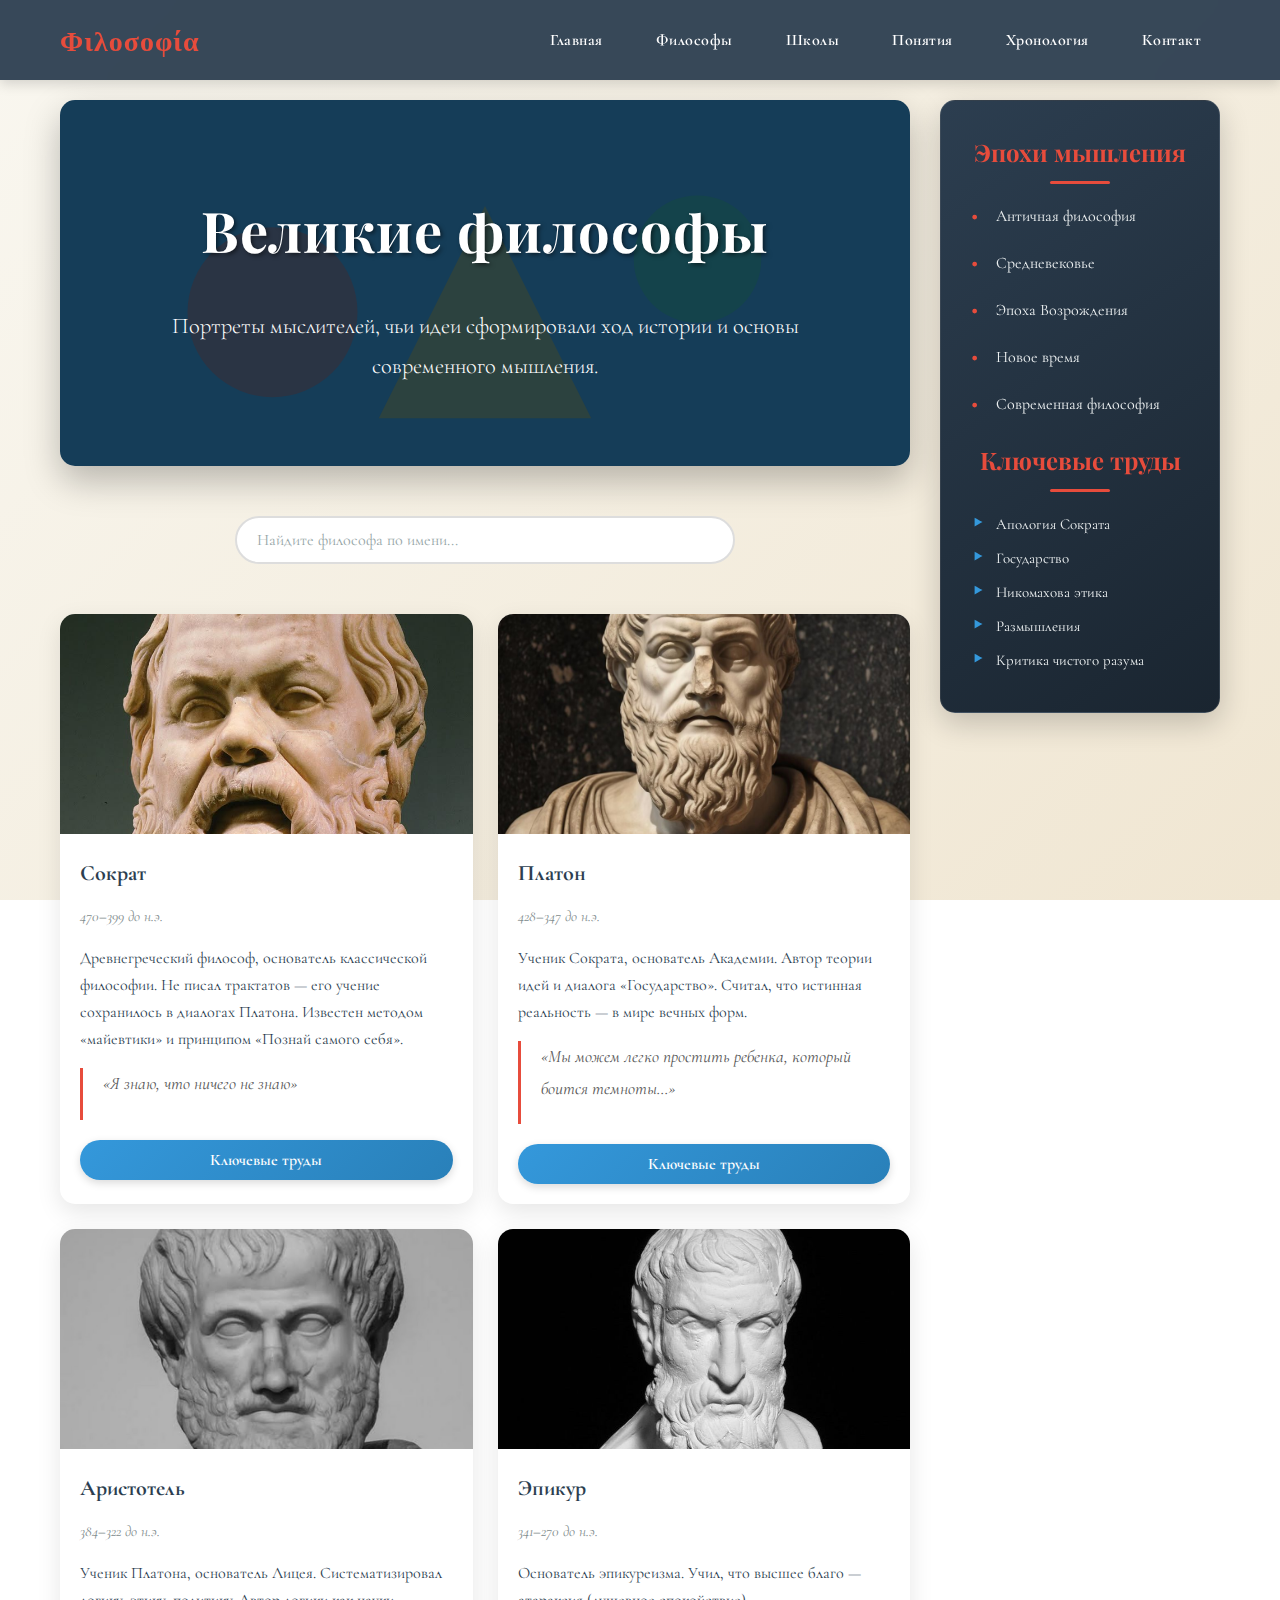
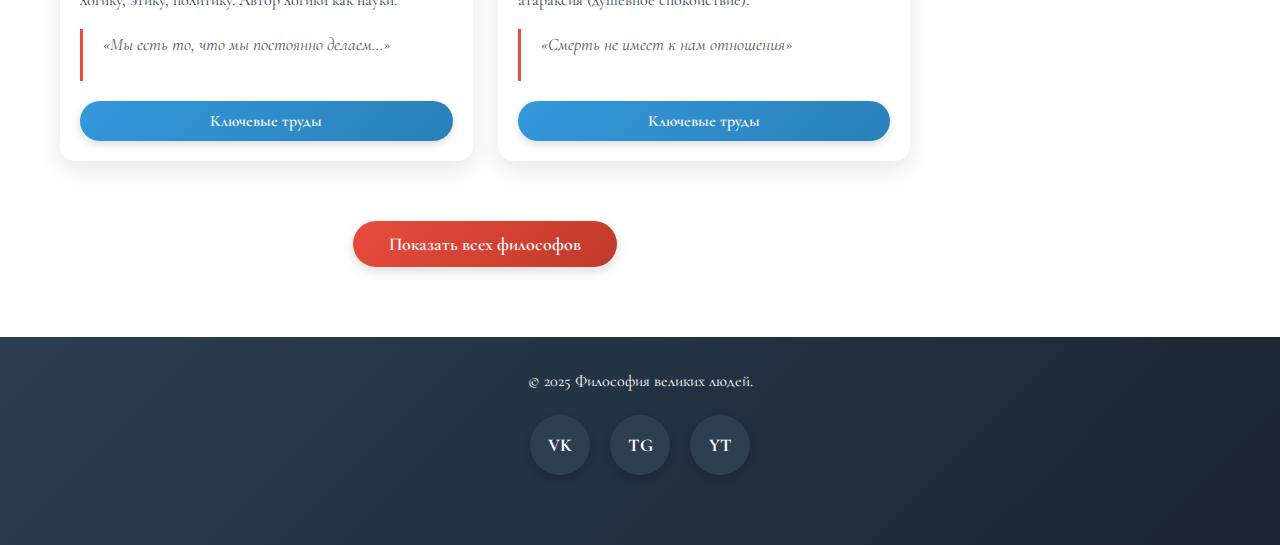
<file: philosophers.html>
﻿<!DOCTYPE html>
<html lang="ru">
<head>
    <meta charset="UTF-8">
    <meta name="viewport" content="width=device-width, initial-scale=1.0">
    <title>Философы — Философия великих людей</title>
    <link rel="icon" href="favicon.ico" type="image/x-icon">
    <link href="https://fonts.googleapis.com/css2?family=Cormorant+Garamond:wght@400;600;700&family=Playfair+Display:wght@400;700&display=swap" rel="stylesheet">
    <link rel="stylesheet" href="css/style.css">
</head>
<body>
    <header>
        <div class="header-container">
            <a href="index.html" class="logo">Φιλοσοφία</a>
            <input type="checkbox" id="burger" class="burger">
            <label for="burger" class="burger-label"><span></span></label>
            <nav>
                <ul>
                    <li><a href="index.html">Главная</a></li>
                    <li><a href="philosophers.html">Философы</a></li>
                    <li><a href="schools.html">Школы</a></li>
                    <li><a href="concepts.html">Понятия</a></li>
                    <li><a href="timeline.html">Хронология</a></li>
                    <li><a href="contact.html">Контакт</a></li>
                </ul>
            </nav>
            <label for="burger" class="mobile-nav-overlay"></label>
            <nav class="mobile-nav">
                <label for="burger" class="close-btn">×</label>
                <ul>
                    <li><a href="index.html">Главная</a></li>
                    <li><a href="philosophers.html">Философы</a></li>
                    <li><a href="schools.html">Школы</a></li>
                    <li><a href="concepts.html">Понятия</a></li>
                    <li><a href="timeline.html">Хронология</a></li>
                    <li><a href="contact.html">Контакт</a></li>
                </ul>
            </nav>
        </div>
    </header>

    <div class="main-layout">
        <div class="content-container">
            <section class="hero">
                <h1>Великие философы</h1>
                <p>Портреты мыслителей, чьи идеи сформировали ход истории и основы современного мышления.</p>
            </section>

            <section class="search-section">
                <input type="text" id="philosopher-search" placeholder="Найдите философа по имени...">
            </section>

            <section class="philosophers-grid" id="philosophers-grid">
                
            </section>

            <div class="show-more-container">
                <button id="show-more-btn" class="show-more-btn">Показать всех философов</button>
                <button id="show-less-btn" class="show-less-btn">Скрыть всех</button>
            </div>
        </div>

        <div class="sticky-sidebar">
            <h2>Эпохи мышления</h2>
            <ul class="epochs-list">
                <li class="epoch-item" data-epoch="ancient">
                    Античная философия
                    <ul class="epoch-philosophers">
                        <li><a href="#" data-modal="socrates">Сократ</a></li>
                        <li><a href="#" data-modal="plato">Платон</a></li>
                        <li><a href="#" data-modal="aristotle">Аристотель</a></li>
                        <li><a href="#" data-modal="epicurus">Эпикур</a></li>
                        <li><a href="#" data-modal="seneca">Сенека</a></li>
                    </ul>
                </li>
                <li class="epoch-item" data-epoch="medieval">
                    Средневековье
                    <ul class="epoch-philosophers">
                        <li><a href="#" data-modal="augustine">Августин</a></li>
                        <li><a href="#" data-modal="aquinas">Фома Аквинский</a></li>
                        <li><a href="#" data-modal="anselm">Ансельм</a></li>
                    </ul>
                </li>
                <li class="epoch-item" data-epoch="renaissance">
                    Эпоха Возрождения
                    <ul class="epoch-philosophers">
                        <li><a href="#" data-modal="erasmus">Эразм Роттердамский</a></li>
                        <li><a href="#" data-modal="more">Томас Мор</a></li>
                        <li><a href="#" data-modal="bruno">Джордано Бруно</a></li>
                    </ul>
                </li>
                <li class="epoch-item" data-epoch="modern">
                    Новое время
                    <ul class="epoch-philosophers">
                        <li><a href="#" data-modal="descartes">Рене Декарт</a></li>
                        <li><a href="#" data-modal="spinoza">Бенедикт Спиноза</a></li>
                        <li><a href="#" data-modal="locke">Джон Локк</a></li>
                        <li><a href="#" data-modal="kant">Иммануил Кант</a></li>
                        <li><a href="#" data-modal="hume">Дэвид Юм</a></li>
                    </ul>
                </li>
                <li class="epoch-item" data-epoch="contemporary">
                    Современная философия
                    <ul class="epoch-philosophers">
                        <li><a href="#" data-modal="schopenhauer">Артур Шопенгауэр</a></li>
                        <li><a href="#" data-modal="nietzsche">Фридрих Ницше</a></li>
                        <li><a href="#" data-modal="marx">Карл Маркс</a></li>
                        <li><a href="#" data-modal="wittgenstein">Людвиг Витгенштейн</a></li>
                        <li><a href="#" data-modal="sartre">Жан-Поль Сартр</a></li>
                    </ul>
                </li>
            </ul>

            <h2>Ключевые труды</h2>
            <ul class="works-shortcuts">
                <li><a href="#" data-works="socrates">Апология Сократа</a></li>
                <li><a href="#" data-works="plato">Государство</a></li>
                <li><a href="#" data-works="aristotle">Никомахова этика</a></li>
                <li><a href="#" data-works="descartes">Размышления</a></li>
                <li><a href="#" data-works="kant">Критика чистого разума</a></li>
            </ul>
        </div>
    </div>

    <footer>
        <p>&copy; 2025 Философия великих людей.</p>
        <div class="social-links">
            <a href="#" class="social-btn" aria-label="ВКонтакте">VK</a>
            <a href="#" class="social-btn" aria-label="Telegram">TG</a>
            <a href="#" class="social-btn" aria-label="YouTube">YT</a>
        </div>
    </footer>

    <div id="modal-overlay" class="modal-overlay">
        <div class="modal-content">
            <span class="modal-close">&times;</span>
            <div id="modal-body"></div>
        </div>
    </div>

    <div id="works-modal" class="modal-overlay">
        <div class="modal-content works-modal-content">
            <span class="modal-close works-close">&times;</span>
            <h2 id="works-title">Ключевые труды</h2>
            <div id="works-list"></div>
        </div>
    </div>

    <div id="book-modal" class="modal-overlay">
        <div class="modal-content book-modal-content">
            <span class="modal-close book-close">&times;</span>
            <div id="book-content"></div>
        </div>
    </div>

    <script src="js/philosophers.js"></script>
    <script src="js/sidebar.js"></script>
</body>
</html>
</file>
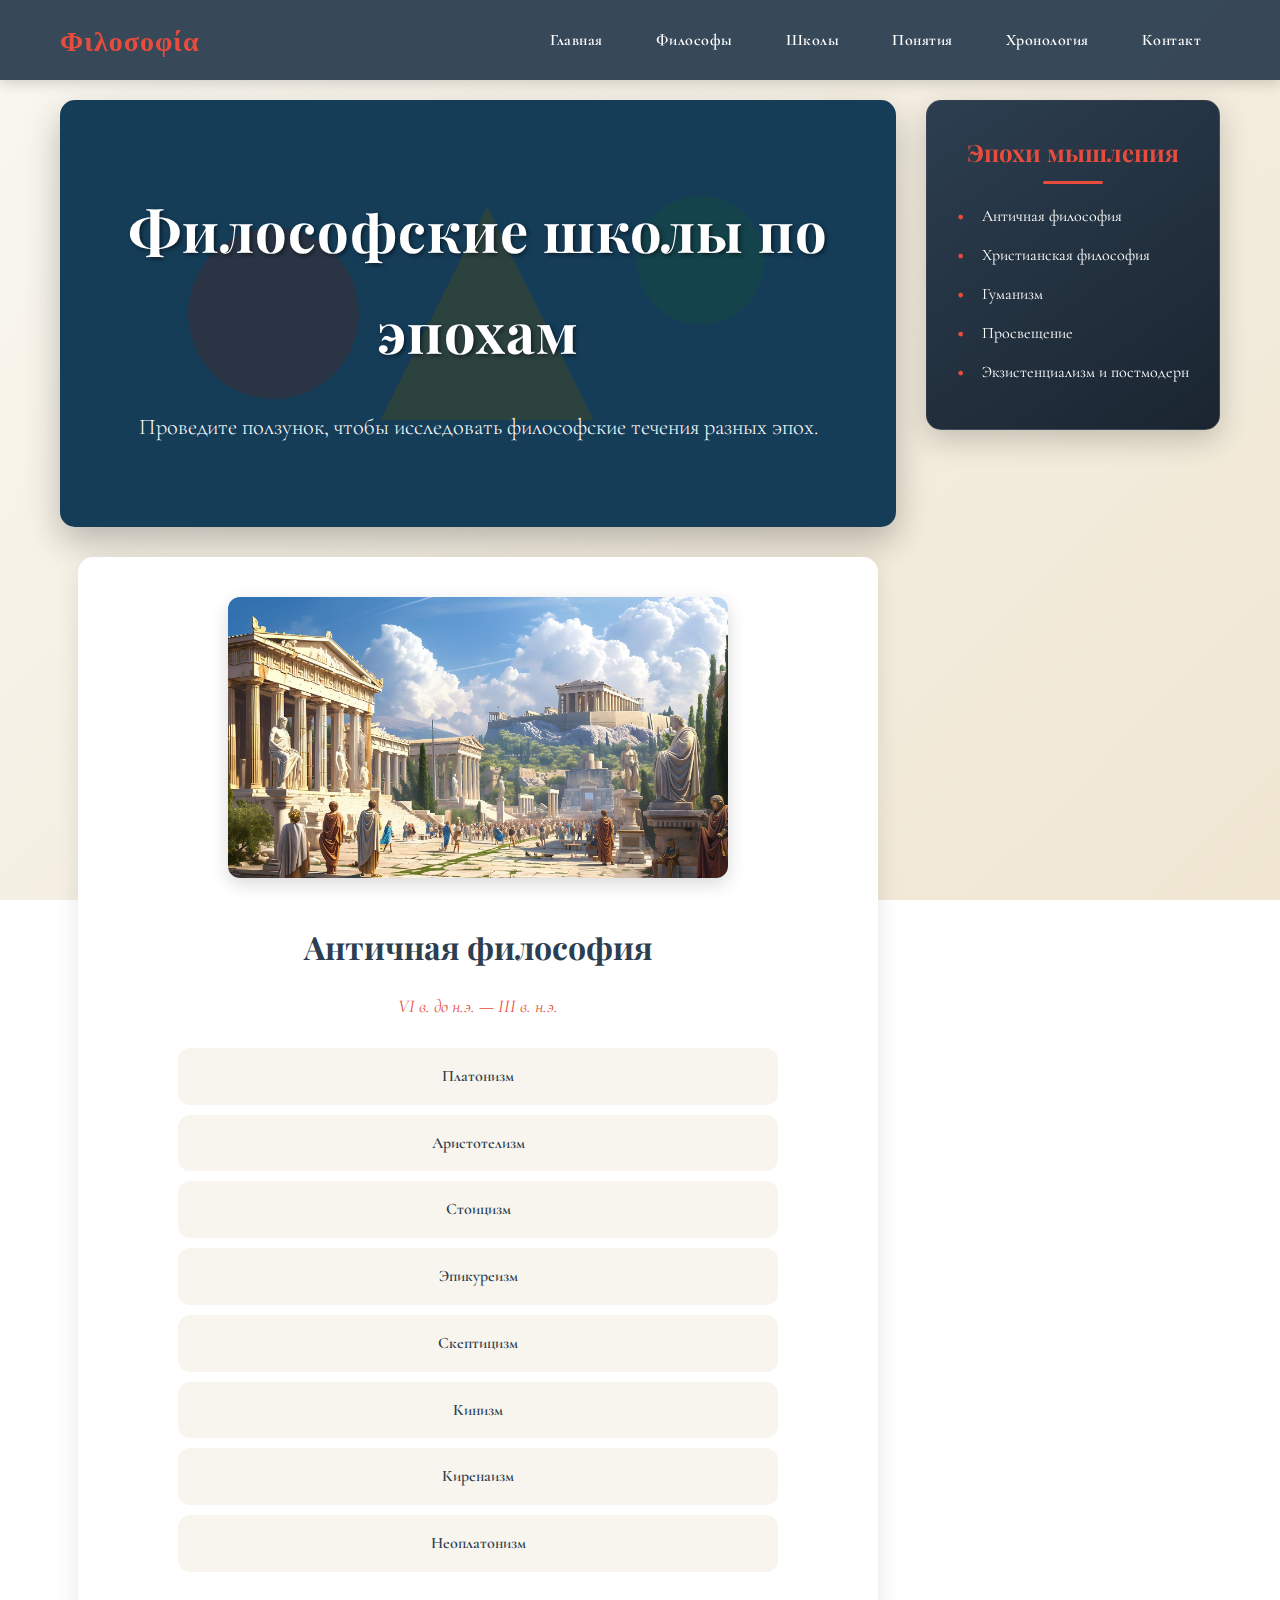
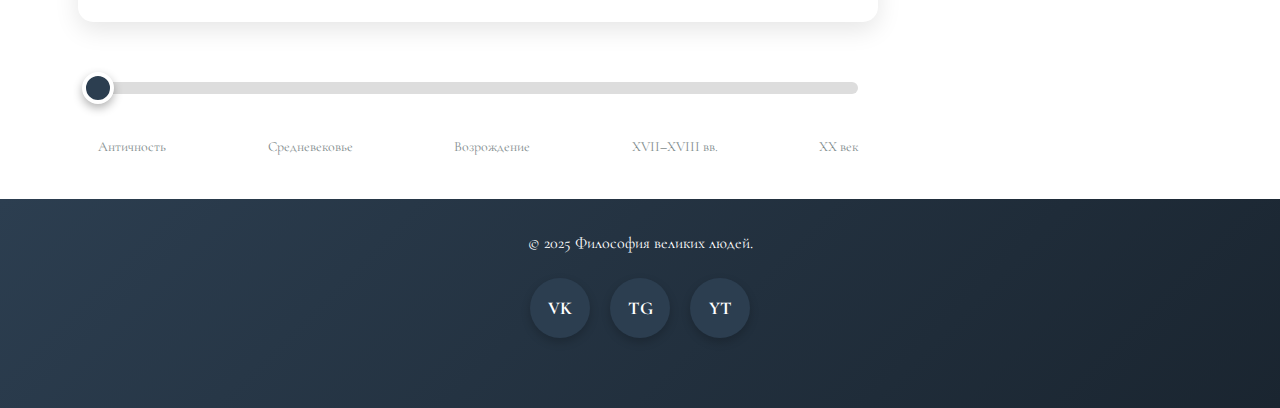
<file: schools.html>
﻿<!DOCTYPE html>
<html lang="ru">
<head>
    <meta charset="UTF-8">
    <meta name="viewport" content="width=device-width, initial-scale=1.0">
    <title>Философские школы — Философия великих людей</title>
    <link rel="icon" href="favicon.ico" type="image/x-icon">
    <link href="https://fonts.googleapis.com/css2?family=Cormorant+Garamond:wght@400;600;700&family=Playfair+Display:wght@400;700&display=swap" rel="stylesheet">
    <link rel="stylesheet" href="css/style.css">
</head>
<body>
    <header>
        <div class="header-container">
            <a href="index.html" class="logo">Φιλοσοφία</a>
            <input type="checkbox" id="burger" class="burger">
            <label for="burger" class="burger-label"><span></span></label>
            <nav>
                <ul>
                    <li><a href="index.html">Главная</a></li>
                    <li><a href="philosophers.html">Философы</a></li>
                    <li><a href="schools.html">Школы</a></li>
                    <li><a href="concepts.html">Понятия</a></li>
                    <li><a href="timeline.html">Хронология</a></li>
                    <li><a href="contact.html">Контакт</a></li>
                </ul>
            </nav>
            <label for="burger" class="mobile-nav-overlay"></label>
            <nav class="mobile-nav">
                <label for="burger" class="close-btn">×</label>
                <ul>
                    <li><a href="index.html">Главная</a></li>
                    <li><a href="philosophers.html">Философы</a></li>
                    <li><a href="schools.html">Школы</a></li>
                    <li><a href="concepts.html">Понятия</a></li>
                    <li><a href="timeline.html">Хронология</a></li>
                    <li><a href="contact.html">Контакт</a></li>
                </ul>
            </nav>
        </div>
    </header>

    <div class="main-layout">
        <div class="content-container">
            <section class="hero">
                <h1>Философские школы по эпохам</h1>
                <p>Проведите ползунок, чтобы исследовать философские течения разных эпох.</p>
            </section>

            <section class="epoch-preview" id="epoch-preview">
                <div class="preview-inner" id="preview-content">
                    
                </div>
            </section>

            <section class="epoch-slider-section">
                <div class="epoch-rail-container">
                    <div class="epoch-rail" id="epoch-rail">
                        <div class="epoch-handle" id="epoch-handle"></div>
                        <div class="epoch-zone" data-epoch="antiquity" style="left: 0%; width: 20%;"></div>
                        <div class="epoch-zone" data-epoch="medieval" style="left: 20%; width: 20%;"></div>
                        <div class="epoch-zone" data-epoch="renaissance" style="left: 40%; width: 20%;"></div>
                        <div class="epoch-zone" data-epoch="modern" style="left: 60%; width: 20%;"></div>
                        <div class="epoch-zone" data-epoch="contemporary" style="left: 80%; width: 20%;"></div>
                    </div>
                    <div class="epoch-labels">
                        <span>Античность</span>
                        <span>Средневековье</span>
                        <span>Возрождение</span>
                        <span>XVII–XVIII вв.</span>
                        <span>XX век</span>
                    </div>
                </div>
            </section>
        </div>

        <div class="sticky-sidebar">
            <h2>Эпохи мышления</h2>
            <ul>
                <li>Античная философия</li>
                <li>Христианская философия</li>
                <li>Гуманизм</li>
                <li>Просвещение</li>
                <li>Экзистенциализм и постмодерн</li>
            </ul>
        </div>
    </div>

    <footer>
        <p>&copy; 2025 Философия великих людей.</p>
        <div class="social-links">
            <a href="#" class="social-btn" aria-label="ВКонтакте">VK</a>
            <a href="#" class="social-btn" aria-label="Telegram">TG</a>
            <a href="#" class="social-btn" aria-label="YouTube">YT</a>
        </div>
    </footer>

    <div id="school-modal" class="modal-overlay">
        <div class="modal-content school-modal-content">
            <span class="modal-close school-modal-close">&times;</span>
            <div id="school-modal-body"></div>
        </div>
    </div>

    <script src="js/schools.js"></script>
</body>
</html>
</file>
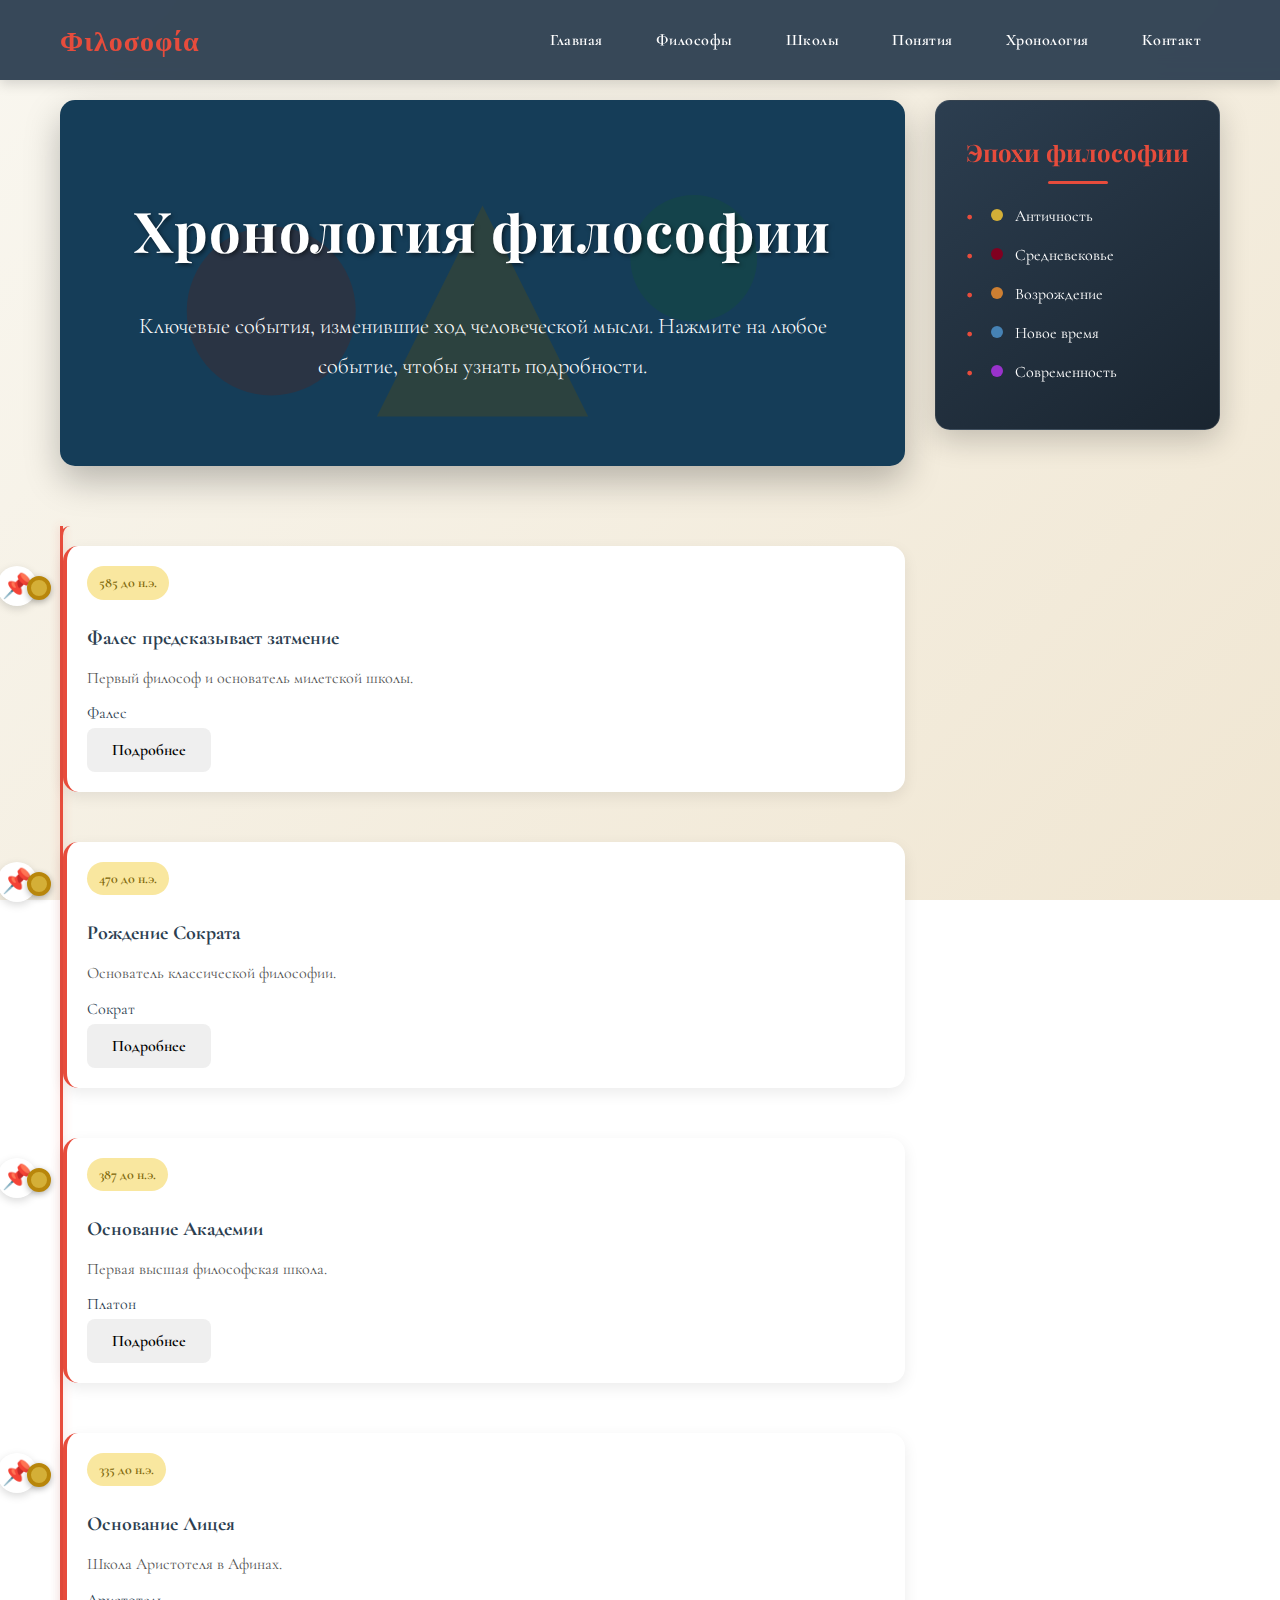
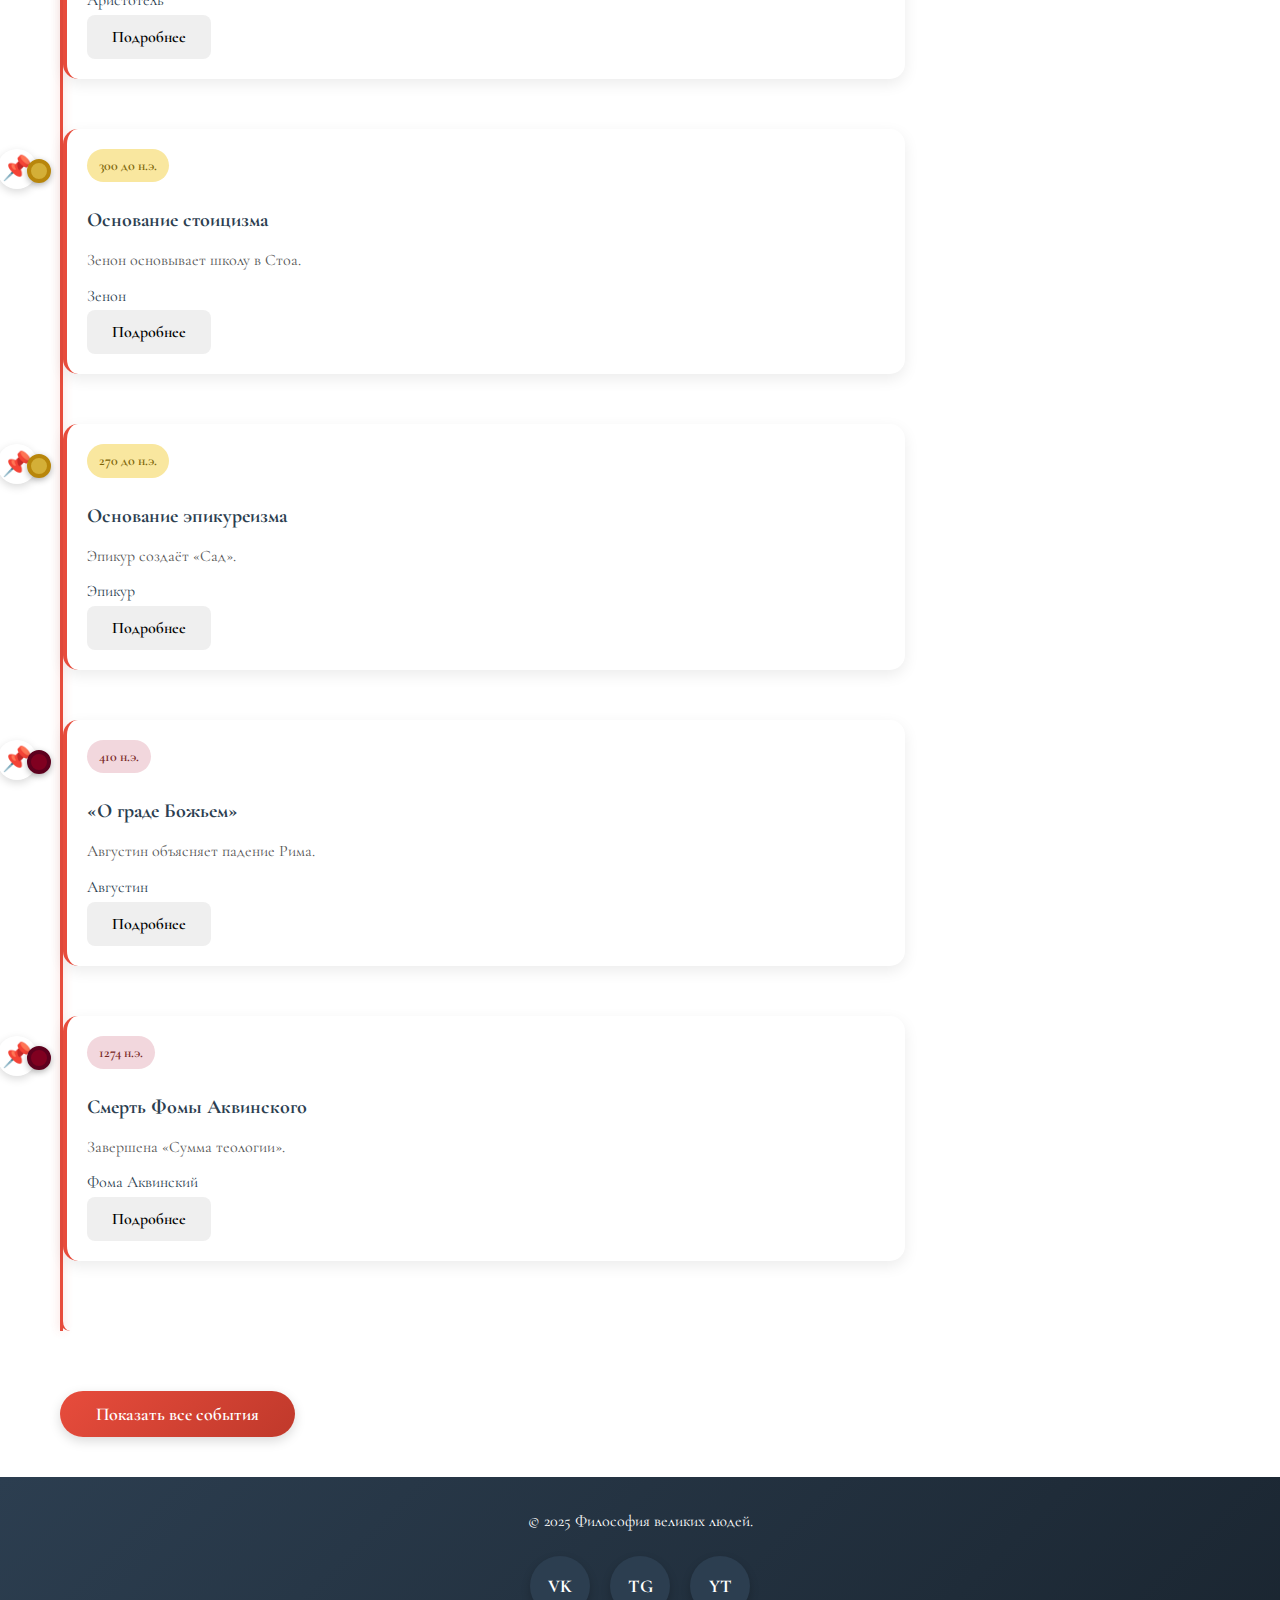
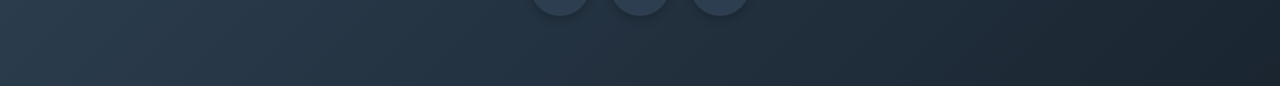
<file: timeline.html>
﻿<!DOCTYPE html>
<html lang="ru">
<head>
    <meta charset="UTF-8">
    <meta name="timezone" content="Europe/Moscow">
    <meta name="viewport" content="width=device-width, initial-scale=1.0">
    <title>Хронология — Философия великих людей</title>
    <link rel="icon" href="favicon.ico" type="image/x-icon">
    <link href="https://fonts.googleapis.com/css2?family=Cormorant+Garamond:wght@400;600;700&family=Playfair+Display:wght@400;700&display=swap" rel="stylesheet">
    <link rel="stylesheet" href="css/style.css">
</head>
<body>
    <header>
        <div class="header-container">
            <a href="index.html" class="logo">Φιλοσοφία</a>
            <input type="checkbox" id="burger" class="burger">
            <label for="burger" class="burger-label"><span></span></label>
            <nav>
                <ul>
                    <li><a href="index.html">Главная</a></li>
                    <li><a href="philosophers.html">Философы</a></li>
                    <li><a href="schools.html">Школы</a></li>
                    <li><a href="concepts.html">Понятия</a></li>
                    <li><a href="timeline.html">Хронология</a></li>
                    <li><a href="contact.html">Контакт</a></li>
                </ul>
            </nav>
            <label for="burger" class="mobile-nav-overlay"></label>
            <nav class="mobile-nav">
                <label for="burger" class="close-btn">×</label>
                <ul>
                    <li><a href="index.html">Главная</a></li>
                    <li><a href="philosophers.html">Философы</a></li>
                    <li><a href="schools.html">Школы</a></li>
                    <li><a href="concepts.html">Понятия</a></li>
                    <li><a href="timeline.html">Хронология</a></li>
                    <li><a href="contact.html">Контакт</a></li>
                </ul>
            </nav>
        </div>
    </header>

    <div class="main-layout">
        <div class="content-container">
            <section class="hero">
                <h1>Хронология философии</h1>
                <p>Ключевые события, изменившие ход человеческой мысли. Нажмите на любое событие, чтобы узнать подробности.</p>
            </section>

            <section class="timeline-section">
                <div class="timeline" id="philosophy-timeline">
                    
                </div>
            </section>

            <div class="show-more-timeline text-center">
                <button id="show-all-timeline" class="show-more-btn">Показать все события</button>
            </div>
        </div>

        <div class="sticky-sidebar">
            <h2>Эпохи философии</h2>
            <ul>
                <li><span class="era-dot antiquity"></span> Античность</li>
                <li><span class="era-dot medieval"></span> Средневековье</li>
                <li><span class="era-dot renaissance"></span> Возрождение</li>
                <li><span class="era-dot modern"></span> Новое время</li>
                <li><span class="era-dot contemporary"></span> Современность</li>
            </ul>
        </div>
    </div>

    <footer>
        <p>&copy; 2025 Философия великих людей.</p>
        <div class="social-links">
            <a href="#" class="social-btn" aria-label="ВКонтакте">VK</a>
            <a href="#" class="social-btn" aria-label="Telegram">TG</a>
            <a href="#" class="social-btn" aria-label="YouTube">YT</a>
        </div>
    </footer>

    <div id="timeline-modal" class="modal-overlay">
        <div class="modal-content timeline-modal-content" id="timeline-modal-content">
            <span class="modal-close timeline-modal-close">&times;</span>
            <div id="timeline-modal-body"></div>
        </div>
    </div>

    <script src="js/timeline.js"></script>
</body>
</html>
</file>
<file: css/style.css>
﻿* {
    margin: 0;
    padding: 0;
    box-sizing: border-box;
    font-family: 'Cormorant Garamond', serif;
}

body {
    line-height: 1.8;
    color: #2c3e50;
    background: linear-gradient(135deg, #f9f7f0 0%, #f0e6d2 100%);
    background-attachment: fixed;
}

header {
    position: fixed;
    top: 0;
    left: 0;
    width: 100%;
    background: rgba(44, 62, 80, 0.95);
    color: white;
    padding: 15px 0;
    z-index: 1000;
    box-shadow: 0 4px 12px rgba(0, 0, 0, 0.15);
    backdrop-filter: blur(10px);
}

.header-container {
    display: flex;
    justify-content: space-between;
    align-items: center;
    max-width: 1200px;
    margin: 0 auto;
    padding: 0 20px;
    position: relative;
}

.logo {
    font-size: 28px;
    font-weight: 700;
    color: #e74c3c;
    text-decoration: none;
    font-family: 'Playfair Display', serif;
    letter-spacing: 1px;
    z-index: 2;
}

.burger {
    display: none;
}

.burger-label {
    display: none;
    width: 30px;
    height: 24px;
    position: relative;
    cursor: pointer;
    z-index: 3;
}

    .burger-label::before,
    .burger-label::after,
    .burger-label span {
        content: '';
        position: absolute;
        height: 3px;
        width: 100%;
        background: white;
        transition: all 0.3s ease;
        border-radius: 2px;
    }

    .burger-label::before {
        top: 0;
    }

    .burger-label::after {
        bottom: 0;
    }

    .burger-label span {
        top: 50%;
        transform: translateY(-50%);
    }

nav {
    display: flex;
    justify-content: flex-end;
    width: 100%;
}

    nav ul {
        display: flex;
        list-style: none;
        gap: 15px;
    }

    nav li {
        margin: 0;
    }

    nav a {
        color: white;
        text-decoration: none;
        padding: 10px 18px;
        border-radius: 30px;
        transition: all 0.3s ease;
        font-weight: 600;
        letter-spacing: 0.5px;
        background: transparent;
        border: 1px solid transparent;
    }

        nav a:hover {
            background-color: rgba(231, 76, 60, 0.2);
            border-color: #e74c3c;
            transform: translateY(-2px);
        }

.mobile-nav-overlay {
    position: fixed;
    top: 0;
    left: 0;
    width: 100%;
    height: 100vh;
    background: transparent;
    opacity: 0;
    visibility: hidden;
    transition: opacity 0.4s ease, visibility 0.4s ease;
    z-index: 998;
}

.mobile-nav {
    position: fixed;
    top: 0;
    left: 0;
    width: 100%;
    height: 100vh;
    background: rgba(44, 62, 80, 0.98);
    backdrop-filter: blur(10px);
    display: flex;
    flex-direction: column;
    align-items: center;
    justify-content: center;
    opacity: 0;
    visibility: hidden;
    transition: opacity 0.4s ease, visibility 0.4s ease;
    z-index: 999;
}

    .mobile-nav ul {
        list-style: none;
        display: flex;
        flex-direction: column;
        align-items: center;
        gap: 25px;
    }

    .mobile-nav a {
        color: white;
        font-size: 24px;
        text-decoration: none;
        padding: 12px 24px;
        border-radius: 30px;
        transition: all 0.3s ease;
        font-weight: 600;
    }

        .mobile-nav a:hover {
            background-color: rgba(231, 76, 60, 0.3);
            transform: scale(1.05);
        }

    .mobile-nav .close-btn {
        position: absolute;
        top: 20px;
        right: 20px;
        font-size: 32px;
        color: white;
        cursor: pointer;
        width: 40px;
        height: 40px;
        display: flex;
        align-items: center;
        justify-content: center;
        border-radius: 50%;
        background: rgba(231, 76, 60, 0.2);
        transition: all 0.3s ease;
    }

        .mobile-nav .close-btn:hover {
            background: rgba(231, 76, 60, 0.4);
            transform: rotate(90deg);
        }

.burger:checked ~ .mobile-nav-overlay,
.burger:checked ~ .mobile-nav {
    opacity: 1;
    visibility: visible;
}

.burger:checked ~ .burger-label::before {
    transform: rotate(45deg) translate(6px, 6px);
}

.burger:checked ~ .burger-label::after {
    transform: rotate(-45deg) translate(6px, -6px);
}

.burger:checked ~ .burger-label span {
    opacity: 0;
}

.main-layout {
    display: flex;
    align-items: flex-start;
    max-width: 1200px;
    margin: 100px auto 40px;
    padding: 0 20px;
    gap: 30px;
}

.content-container {
    flex: 1;
    display: flex;
    flex-direction: column;
    gap: 30px;
}

.sticky-sidebar {
    position: sticky;
    top: 70px;
    background: linear-gradient(145deg, #2c3e50 0%, #1a2530 100%);
    color: white;
    padding: 30px;
    border-radius: 15px;
    box-shadow: 0 10px 30px rgba(0, 0, 0, 0.2);
    z-index: 10;
    min-width: 280px;
    max-width: 300px;
    backdrop-filter: blur(5px);
    border: 1px solid rgba(255, 255, 255, 0.1);
    align-self: flex-start;
    height: fit-content;
    max-height: calc(100vh - 130px);
    overflow-y: auto;
}

    .sticky-sidebar h2 {
        color: #e74c3c;
        margin-bottom: 20px;
        font-size: 24px;
        text-align: center;
        font-family: 'Playfair Display', serif;
        position: relative;
        padding-bottom: 10px;
    }

        .sticky-sidebar h2:after {
            content: '';
            position: absolute;
            bottom: 0;
            left: 50%;
            transform: translateX(-50%);
            width: 60px;
            height: 3px;
            background: #e74c3c;
            border-radius: 3px;
        }

    .sticky-sidebar ul {
        list-style-type: none;
    }

    .sticky-sidebar li {
        margin-bottom: 15px;
        padding-left: 25px;
        position: relative;
        font-size: 16px;
        line-height: 1.5;
    }

        .sticky-sidebar li:before {
            content: "•";
            color: #e74c3c;
            position: absolute;
            left: 0;
            top: 0;
            font-size: 24px;
            line-height: 1;
        }

.notification-item {
    cursor: pointer;
    padding: 8px 0;
    position: relative;
}

.notification-list {
    list-style: none;
    margin-top: 10px;
    padding-left: 15px;
    max-height: 0;
    overflow: hidden;
    transition: max-height 0.5s ease-out;
}

.notification-item:hover .notification-list {
    max-height: 200px;
}

.notification-list li {
    margin-bottom: 8px;
    padding-left: 15px;
    position: relative;
}

    .notification-list li:before {
        content: "‣";
        color: #3498db;
        position: absolute;
        left: 0;
        top: 0;
    }

.hero {
    background: linear-gradient(rgba(0, 0, 0, 0.6), rgba(0, 0, 0, 0.6)), url('data:image/svg+xml;utf8,<svg xmlns="http://www.w3.org/2000/svg" width="800" height="400" viewBox="0 0 800 400"><rect width="800" height="400" fill="%233498db"/><circle cx="200" cy="200" r="80" fill="%23e74c3c" opacity="0.3"/><circle cx="600" cy="150" r="60" fill="%232ecc71" opacity="0.3"/><polygon points="400,100 500,300 300,300" fill="%23f1c40f" opacity="0.3"/></svg>');
    background-size: cover;
    color: white;
    text-align: center;
    padding: 80px 20px;
    border-radius: 15px;
    margin-bottom: 0;
    box-shadow: 0 15px 35px rgba(0, 0, 0, 0.25);
}

    .hero h1 {
        font-size: 3.5rem;
        margin-bottom: 25px;
        text-shadow: 2px 2px 4px rgba(0, 0, 0, 0.5);
        font-family: 'Playfair Display', serif;
        letter-spacing: 1px;
    }

    .hero p {
        font-size: 1.4rem;
        max-width: 700px;
        margin: 0 auto;
        font-weight: 300;
    }

.content-blocks {
    display: flex;
    flex-wrap: wrap;
    gap: 25px;
    margin-top: -20px;
}

.block {
    flex: 1 1 300px;
    background: white;
    padding: 30px;
    border-radius: 15px;
    box-shadow: 0 8px 25px rgba(0, 0, 0, 0.1);
    transition: all 0.4s cubic-bezier(0.175, 0.885, 0.32, 1.275);
    position: relative;
    overflow: hidden;
    border: 1px solid rgba(0, 0, 0, 0.05);
}

    .block:hover {
        transform: translateY(-10px);
        box-shadow: 0 15px 35px rgba(0, 0, 0, 0.15);
    }

    .block h2 {
        color: #2c3e50;
        margin-bottom: 20px;
        font-size: 24px;
        position: relative;
        padding-bottom: 12px;
    }

        .block h2:after {
            content: '';
            position: absolute;
            bottom: 0;
            left: 0;
            width: 50px;
            height: 3px;
            background: #e74c3c;
            border-radius: 3px;
        }

.philosopher-img {
    width: 100%;
    height: 180px;
    background: linear-gradient(135deg, #3498db 0%, #2980b9 100%);
    margin-bottom: 20px;
    border-radius: 10px;
    display: flex;
    align-items: center;
    justify-content: center;
    font-size: 5rem;
    color: white;
    box-shadow: 0 5px 15px rgba(0, 0, 0, 0.1);
}

.quote {
    font-style: italic;
    border-left: 4px solid #e74c3c;
    padding-left: 25px;
    margin: 25px 0;
    color: #555;
    font-size: 1.1rem;
    position: relative;
}

    .quote:before {
        content: """";
        position: absolute;
        left: -10px;
        top: -15px;
        font-size: 4rem;
        color: #e74c3c;
        opacity: 0.2;
        font-family: Georgia, serif;
    }

.author {
    text-align: right;
    font-weight: 700;
    color: #2c3e50;
    margin-top: 15px;
    font-size: 1.1rem;
}

.relative-box {
    position: relative;
    background: linear-gradient(135deg, #3498db 0%, #2980b9 100%);
    color: white;
    padding: 40px;
    border-radius: 15px;
    margin-bottom: 30px;
    box-shadow: 0 10px 30px rgba(0, 0, 0, 0.2);
    overflow: hidden;
}

.absolute-element {
    position: absolute;
    top: -15px;
    right: 20px;
    background-color: #e74c3c;
    color: white;
    padding: 10px 20px;
    border-radius: 30px;
    font-size: 16px;
    font-weight: bold;
    box-shadow: 0 4px 10px rgba(0, 0, 0, 0.2);
    animation: pulse 2s infinite;
}

@keyframes pulse {
    0% {
        transform: scale(1);
    }

    50% {
        transform: scale(1.05);
    }

    100% {
        transform: scale(1);
    }
}

.extra-buttons-container {
    display: flex;
    flex-wrap: wrap;
    gap: 20px;
    justify-content: center;
    margin: 20px 0;
}

.custom-btn {
    padding: 0;
    border: none;
    width: 120px;
    height: 120px;
    background-color: transparent;
    background-size: cover;
    background-position: center;
    background-repeat: no-repeat;
    border-radius: 8px;
    cursor: pointer;
    transition: all 0.3s ease;
    position: relative;
    overflow: visible;
    color: transparent;
    font-size: 0;
    box-shadow: 0 4px 12px rgba(0, 0, 0, 0.1);
}

    .custom-btn:hover {
        transform: translateY(-2px) scale(1.05);
        box-shadow: 0 6px 16px rgba(0, 0, 0, 0.2);
    }

.btn-1 {
    background-image: url('../img/socrates_button.jpg');
}

.btn-2 {
    background-image: url('../img/plato_button.jpg');
}

.btn-3 {
    background-image: url('../img/aristotle_button.jpg');
}

.btn-4 {
    background-image: url('../img/descartes_button.jpg');
}

.custom-btn::before {
    content: '';
    position: absolute;
    top: 0;
    left: 0;
    right: 0;
    bottom: 0;
    background-color: rgba(44, 62, 80, 0.7);
    border-radius: 8px;
    opacity: 0;
    visibility: hidden;
    transition: opacity 0.3s ease, visibility 0.3s ease;
}

.custom-btn:hover::before {
    opacity: 1;
    visibility: visible;
}

.custom-btn::after {
    content: attr(title) " \A Подробнее";
    white-space: pre-line;
    position: absolute;
    top: 50%;
    left: 50%;
    transform: translate(-50%, -50%);
    color: white;
    font-size: 14px;
    font-weight: bold;
    text-align: center;
    opacity: 0;
    visibility: hidden;
    transition: opacity 0.3s ease, visibility 0.3s ease;
    z-index: 2;
}

.custom-btn:hover::after {
    opacity: 1;
    visibility: visible;
}

.flex-section {
    display: flex;
    gap: 30px;
    margin-bottom: 30px;
    flex-wrap: wrap;
}

.philosophy-card {
    flex: 1;
    min-width: 300px;
    background: white;
    padding: 30px;
    border-radius: 15px;
    box-shadow: 0 8px 25px rgba(0, 0, 0, 0.1);
    border: 1px solid rgba(0, 0, 0, 0.05);
    position: relative;
    transition: transform 0.3s ease, box-shadow 0.3s ease;
}

    .philosophy-card:hover {
        transform: translateY(-8px);
        box-shadow: 0 15px 30px rgba(0, 0, 0, 0.15);
    }

    .philosophy-card h2 {
        color: #2c3e50;
        margin-bottom: 20px;
        font-size: 24px;
        position: relative;
        padding-bottom: 12px;
    }

        .philosophy-card h2:after {
            content: '';
            position: absolute;
            bottom: 0;
            left: 0;
            width: 50px;
            height: 3px;
            background: #e74c3c;
            border-radius: 3px;
        }

.philosophy-image {
    width: 120px;
    height: 120px;
    object-fit: cover;
    border-radius: 8px;
    box-shadow: 0 3px 10px rgba(0, 0, 0, 0.1);
    margin-bottom: 15px;
}

.west .philosophy-image {
    float: right;
    margin-left: 15px;
}

.east .philosophy-image {
    float: left;
    margin-right: 15px;
}

.philosophy-card-extra {
    flex: 1 1 300px;
    background: white;
    padding: 30px;
    border-radius: 15px;
    box-shadow: 0 8px 25px rgba(0, 0, 0, 0.1);
    border: 1px solid rgba(0, 0, 0, 0.05);
    position: relative;
    overflow: hidden;
    transition: transform 0.4s ease, box-shadow 0.4s ease;
}

    .philosophy-card-extra:hover {
        transform: translateY(-10px);
        box-shadow: 0 15px 35px rgba(0, 0, 0, 0.2);
    }

    .philosophy-card-extra::before {
        content: '';
        position: absolute;
        top: 0;
        left: 0;
        right: 0;
        height: 0;
        background: linear-gradient(135deg, #e74c3c 0%, #c0392b 100%);
        transition: height 0.4s ease;
        z-index: 1;
    }

    .philosophy-card-extra:hover::before {
        height: 5px;
    }

.philosophy-card-extra-content {
    position: relative;
    z-index: 2;
}

.philosophy-card-extra h2 {
    color: #2c3e50;
    margin-bottom: 20px;
    font-size: 24px;
    position: relative;
    padding-bottom: 12px;
}

    .philosophy-card-extra h2:after {
        content: '';
        position: absolute;
        bottom: 0;
        left: 0;
        width: 50px;
        height: 3px;
        background: #e74c3c;
        border-radius: 3px;
    }

.philosophy-card-extra p {
    margin-bottom: 15px;
}

.gallery-section {
    margin: 30px 0;
}

    .gallery-section h2 {
        text-align: center;
        margin-bottom: 25px;
        color: #2c3e50;
        font-family: 'Playfair Display', serif;
    }

.gallery {
    display: flex;
    flex-wrap: wrap;
    gap: 15px;
    justify-content: center;
}

.gallery-item {
    flex: 1 1 200px;
    max-width: 280px;
    height: 280px;
    overflow: hidden;
    border-radius: 12px;
    box-shadow: 0 5px 15px rgba(0, 0, 0, 0.1);
    transition: transform 0.3s ease, box-shadow 0.3s ease;
}

    .gallery-item:hover {
        transform: translateY(-8px);
        box-shadow: 0 12px 20px rgba(0, 0, 0, 0.15);
    }

    .gallery-item img {
        width: 100%;
        height: 100%;
        object-fit: cover;
        display: block;
    }

.about-section {
    margin-top: 20px;
    background: white;
    padding: 35px;
    border-radius: 15px;
    box-shadow: 0 8px 25px rgba(0, 0, 0, 0.1);
    border: 1px solid rgba(0, 0, 0, 0.05);
}

    .about-section h2 {
        margin-bottom: 20px;
        color: #2c3e50;
        font-size: 24px;
        position: relative;
        padding-bottom: 12px;
    }

        .about-section h2:after {
            content: '';
            position: absolute;
            bottom: 0;
            left: 0;
            width: 50px;
            height: 3px;
            background: #e74c3c;
            border-radius: 3px;
        }

    .about-section ul {
        margin: 20px 0 20px 30px;
        list-style-type: none;
    }

    .about-section li {
        margin-bottom: 12px;
        position: relative;
        padding-left: 25px;
    }

        .about-section li:before {
            content: "✓";
            position: absolute;
            left: 0;
            top: 0;
            color: #2ecc71;
            font-weight: bold;
        }

.form-container {
    background: white;
    padding: 40px;
    border-radius: 15px;
    box-shadow: 0 8px 25px rgba(0, 0, 0, 0.1);
    border: 1px solid rgba(0, 0, 0, 0.05);
    margin: 30px 0;
}

    .form-container h2 {
        margin-bottom: 25px;
        color: #2c3e50;
        font-size: 28px;
        position: relative;
        padding-bottom: 12px;
    }

        .form-container h2:after {
            content: '';
            position: absolute;
            bottom: 0;
            left: 0;
            width: 50px;
            height: 3px;
            background: #e74c3c;
            border-radius: 3px;
        }

form {
    display: flex;
    flex-direction: column;
    gap: 20px;
}

.form-group {
    display: flex;
    flex-direction: column;
    gap: 8px;
}

label {
    font-weight: 600;
    color: #2c3e50;
    font-size: 16px;
}

input, textarea, select {
    padding: 12px 15px;
    border: 2px solid #ddd;
    border-radius: 8px;
    font-size: 16px;
    font-family: 'Cormorant Garamond', serif;
    transition: all 0.3s ease;
}

    input:focus, textarea:focus, select:focus {
        outline: none;
        border-color: #e74c3c;
        box-shadow: 0 0 0 3px rgba(231, 76, 60, 0.1);
    }

::placeholder {
    color: #95a5a6;
    opacity: 1;
}

.checkbox-group, .radio-group {
    display: flex;
    gap: 20px;
    flex-wrap: wrap;
}

.checkbox-item, .radio-item {
    display: flex;
    align-items: center;
    gap: 8px;
}

    .checkbox-item input, .radio-item input {
        width: auto;
        height: auto;
    }

.button-group {
    display: flex;
    gap: 15px;
    flex-wrap: wrap;
}

button, input[type="submit"], input[type="reset"] {
    padding: 12px 25px;
    border: none;
    border-radius: 8px;
    font-size: 16px;
    font-weight: 600;
    cursor: pointer;
    transition: all 0.3s ease;
    font-family: 'Cormorant Garamond', serif;
}

    button:hover, input[type="submit"]:hover, input[type="reset"]:hover {
        transform: translateY(-2px);
        box-shadow: 0 4px 12px rgba(0, 0, 0, 0.2);
    }

.submit-btn {
    background: linear-gradient(135deg, #e74c3c 0%, #c0392b 100%);
    color: white;
}

.reset-btn {
    background: linear-gradient(135deg, #95a5a6 0%, #7f8c8d 100%);
    color: white;
}

.custom-btn-old {
    background: linear-gradient(135deg, #3498db 0%, #2980b9 100%);
    color: white;
}

fieldset {
    border: 2px solid #e74c3c;
    border-radius: 12px;
    padding: 25px;
    margin: 15px 0;
}

legend {
    font-weight: 700;
    color: #e74c3c;
    font-size: 20px;
    padding: 0 10px;
    background: white;
}

select[multiple] {
    height: 120px;
}

.iframe-container {
    margin: 30px 0;
    border-radius: 15px;
    overflow: hidden;
    box-shadow: 0 8px 25px rgba(0, 0, 0, 0.15);
    transition: transform 0.3s ease, box-shadow 0.3s ease;
    position: relative;
}

    .iframe-container:hover {
        transform: translateY(-5px);
        box-shadow: 0 15px 40px rgba(0, 0, 0, 0.25);
    }

iframe {
    width: 100%;
    border: none;
    display: block;
}

.map-iframe {
    height: 400px;
}

.video-iframe {
    height: 315px;
}

.iframe-container::before {
    content: attr(data-hover-text);
    position: absolute;
    top: 0;
    left: 0;
    right: 0;
    bottom: 0;
    background: rgba(0, 0, 0, 0.7);
    color: white;
    display: flex;
    align-items: center;
    justify-content: center;
    font-size: 1.5rem;
    font-weight: bold;
    opacity: 0;
    transition: opacity 0.3s ease;
    pointer-events: none;
    z-index: 10;
}

.iframe-container:hover::before {
    opacity: 1;
}

footer {
    background: linear-gradient(135deg, #2c3e50 0%, #1a2530 100%);
    color: white;
    text-align: center;
    padding: 30px 0;
    margin-top: 40px;
}

section {
    scroll-margin-top: 100px;
}

.clearfix::after {
    content: "";
    display: table;
    clear: both;
}

.philosophers-grid {
    display: grid;
    grid-template-columns: repeat(auto-fill, minmax(280px, 1fr));
    gap: 25px;
}

.philosopher-card {
    background: white;
    border-radius: 15px;
    overflow: hidden;
    box-shadow: 0 8px 25px rgba(0, 0, 0, 0.1);
    transition: transform 0.3s ease, box-shadow 0.3s ease;
    display: flex;
    flex-direction: column;
}

    .philosopher-card:hover {
        transform: translateY(-8px);
        box-shadow: 0 12px 30px rgba(0, 0, 0, 0.15);
    }

    .philosopher-card img {
        width: 100%;
        height: 220px;
        object-fit: cover;
        display: block;
    }

    .philosopher-card h2 {
        font-size: 22px;
        margin: 20px 20px 10px;
        color: #2c3e50;
    }

    .philosopher-card .years {
        color: #7f8c8d;
        font-style: italic;
        margin: 0 20px 15px;
        font-size: 15px;
    }

    .philosopher-card p {
        margin: 0 20px 15px;
        line-height: 1.7;
    }

    .philosopher-card .quote {
        font-style: italic;
        color: #555;
        padding: 0 20px 20px;
        border-left: 3px solid #e74c3c;
        margin: 0 20px 20px;
    }

    
    .philosopher-card img {
        object-fit: cover;
        object-position: 50% 30%; 
    }

.works-btn {
    background: linear-gradient(135deg, #3498db 0%, #2980b9 100%);
    color: white;
    border: none;
    padding: 10px 16px;
    border-radius: 30px;
    font-family: 'Cormorant Garamond', serif;
    font-weight: 600;
    cursor: pointer;
    margin: 0 20px 20px;
    transition: transform 0.2s, box-shadow 0.2s;
    box-shadow: 0 3px 8px rgba(0,0,0,0.15);
}

    .works-btn:hover {
        transform: translateY(-2px);
        box-shadow: 0 5px 12px rgba(0,0,0,0.2);
    }

.works-modal-content {
    max-width: 500px;
    text-align: center;
}

    .works-modal-content h2 {
        margin-bottom: 20px;
        color: #2c3e50;
    }

#works-list {
    display: flex;
    flex-direction: column;
    gap: 12px;
}

    #works-list button {
        background: #ecf0f1;
        color: #2c3e50;
        border: none;
        padding: 12px;
        border-radius: 8px;
        font-family: 'Cormorant Garamond', serif;
        font-size: 17px;
        cursor: pointer;
        transition: background 0.2s;
        text-align: left;
    }

        #works-list button:hover {
            background: #d5dbdb;
        }

.book-modal-content {
    max-width: 550px;
}

#book-content {
    display: flex;
    flex-direction: column;
    align-items: center;
}

    #book-content img {
        width: 140px;
        height: 200px;
        object-fit: cover;
        border-radius: 6px;
        box-shadow: 0 5px 15px rgba(0,0,0,0.2);
        margin-bottom: 20px;
    }

    #book-content h3 {
        color: #2c3e50;
        margin-bottom: 12px;
        text-align: center;
    }

    #book-content .description {
        text-align: center;
        color: #555;
        line-height: 1.7;
        margin-bottom: 15px;
    }

.epochs-list, .works-shortcuts {
    list-style: none;
    padding: 0;
}

.epoch-item {
    position: relative;
    margin-bottom: 15px;
    padding-left: 25px;
    cursor: pointer;
    color: #ecf0f1;
    transition: color 0.2s;
}

    .epoch-item:before {
        content: "•";
        color: #e74c3c;
        position: absolute;
        left: 0;
        top: 0;
        font-size: 24px;
        line-height: 1;
    }

.epoch-philosophers {
    list-style: none;
    margin-top: 8px;
    padding-left: 20px;
    max-height: 0;
    overflow: hidden;
    transition: max-height 0.4s ease, opacity 0.4s ease;
    opacity: 0;
}

.epoch-item:hover .epoch-philosophers {
    max-height: 300px;
    opacity: 1;
}

.epoch-philosophers li {
    margin: 6px 0;
}

.epoch-philosophers a {
    color: #3498db;
    text-decoration: none;
    font-size: 15px;
    transition: color 0.2s;
}

    .epoch-philosophers a:hover {
        color: #e74c3c;
        text-decoration: underline;
    }

.works-shortcuts li {
    margin: 10px 0;
    padding-left: 25px;
    position: relative;
}

    .works-shortcuts li:before {
        content: "‣";
        color: #3498db;
        position: absolute;
        left: 0;
        top: 0;
    }

.works-shortcuts a {
    color: #ecf0f1;
    text-decoration: none;
    font-size: 15px;
    transition: color 0.2s;
}

    .works-shortcuts a:hover {
        color: #3498db;
        text-decoration: underline;
    }

.modal-overlay {
    display: none;
    position: fixed;
    top: 0;
    left: 0;
    width: 100%;
    height: 100%;
    background-color: rgba(0, 0, 0, 0.7);
    z-index: 2000;
    justify-content: center;
    align-items: center;
    padding: 20px;
}

.modal-content {
    background: white;
    border-radius: 15px;
    padding: 30px;
    max-width: 600px;
    width: 100%;
    position: relative;
    box-shadow: 0 10px 40px rgba(0, 0, 0, 0.3);
    font-family: 'Cormorant Garamond', serif;
    color: #2c3e50;
    line-height: 1.7;
}

.modal-close {
    position: absolute;
    top: 15px;
    right: 20px;
    font-size: 32px;
    color: #7f8c8d;
    cursor: pointer;
    font-weight: bold;
    transition: color 0.3s;
}

    .modal-close:hover {
        color: #e74c3c;
    }


.school-preview-section {
    background: white;
    border-radius: 15px;
    padding: 40px 20px;
    box-shadow: 0 8px 25px rgba(0, 0, 0, 0.1);
    text-align: center;
    max-width: 800px;
    width: 100%;
    margin: 0 auto;
}

    .school-preview-section .preview-inner {
        max-width: 600px;
        margin: 0 auto;
    }

.preview-img {
    width: 120px;
    height: 120px;
    object-fit: cover;
    border-radius: 8px;
    box-shadow: 0 4px 12px rgba(0, 0, 0, 0.15);
    margin-bottom: 20px;
}

.school-preview-section h3 {
    font-size: 28px;
    color: #2c3e50;
    margin-bottom: 10px;
    font-family: 'Playfair Display', serif;
}

.preview-era {
    color: #e74c3c;
    font-style: italic;
    margin-bottom: 20px;
    font-size: 18px;
}

.school-preview-section p {
    margin-bottom: 25px;
    line-height: 1.7;
    color: #555;
}

.preview-btn {
    background: linear-gradient(135deg, #3498db, #2980b9);
    color: white;
    border: none;
    padding: 12px 30px;
    border-radius: 30px;
    font-family: 'Cormorant Garamond', serif;
    font-size: 17px;
    cursor: pointer;
    transition: transform 0.2s, box-shadow 0.2s;
    box-shadow: 0 4px 10px rgba(0,0,0,0.15);
}

    .preview-btn:hover {
        transform: translateY(-2px);
        box-shadow: 0 6px 14px rgba(0,0,0,0.2);
    }

.timeline-section {
    margin-top: 30px;
}

.timeline-rail-container {
    max-width: 800px;
    width: 100%;
    margin: 0 auto;
    padding: 0 20px;
}

.timeline-rail {
    position: relative;
    height: 60px;
    background: #e74c3c;
    border-radius: 30px;
    padding: 0 30px;
    box-sizing: content-box;
}

.timeline-century {
    position: absolute;
    top: -40px;
    left: calc(var(--pos) * (100% / 7));
    transform: translateX(-50%);
    background: white;
    padding: 8px 12px;
    border-radius: 20px;
    font-size: 14px;
    font-weight: 600;
    box-shadow: 0 3px 8px rgba(0,0,0,0.15);
    cursor: pointer;
    min-width: 85px;
    text-align: center;
    white-space: nowrap;
    transition: all 0.2s;
}

    .timeline-century:hover {
        background: #f1c40f;
    }

.timeline-handle {
    position: absolute;
    top: 50%;
    width: 28px;
    height: 28px;
    background: #2c3e50;
    border: 4px solid white;
    border-radius: 50%;
    box-shadow: 0 4px 10px rgba(0,0,0,0.3);
    cursor: grab;
    transform: translate(-50%, -50%);
    z-index: 10;
}

@media (max-width: 768px) {
    .school-preview-section {
        padding: 30px 15px;
    }

        .school-preview-section h3 {
            font-size: 24px;
        }

    .preview-era {
        font-size: 16px;
    }

    .preview-img {
        width: 100px;
        height: 100px;
    }

    .timeline-rail {
        height: 50px;
        padding: 0 15px;
    }

    .timeline-century {
        font-size: 12px;
        padding: 6px 10px;
        min-width: 70px;
        top: -35px;
    }

    .timeline-rail-container {
        padding: 0 10px;
    }
}

@media (max-width: 480px) {
    .timeline-century {
        font-size: 11px;
        min-width: 60px;
    }
}

/* =========================================================================== */

@media (max-width: 900px) {
    .main-layout {
        flex-direction: column;
    }

    .sticky-sidebar {
        display: none;
    }

    .hero h1 {
        font-size: 2.5rem;
    }

    .hero p {
        font-size: 1.2rem;
    }

    .form-container {
        padding: 25px;
    }

    .flex-section {
        flex-direction: column;
    }
}

@media (max-width: 768px) {
    .burger-label {
        display: block;
    }

    nav {
        display: none;
    }

    .philosophy-card {
        min-width: 100%;
    }

    .philosophy-image {
        float: none;
        margin: 0 auto 20px !important;
        display: block;
    }

    .hero h1 {
        font-size: 2rem;
    }

    .philosopher-img {
        height: 150px;
        font-size: 4rem;
    }

    .gallery-item {
        flex: 1 1 calc(50% - 10px);
        max-width: none;
        height: 200px;
    }

    .map-iframe {
        height: 300px;
    }

    .video-iframe {
        height: 250px;
    }
}

@media (max-width: 480px) {
    .gallery-item {
        flex: 1 1 100%;
        height: 180px;
    }
}

.epoch-preview {
    background: white;
    border-radius: 15px;
    padding: 40px 20px;
    box-shadow: 0 8px 25px rgba(0, 0, 0, 0.1);
    text-align: center;
    max-width: 800px;
    width: 100%;
    margin: 0 auto;
}

    .epoch-preview .preview-inner {
        max-width: 600px;
        margin: 0 auto;
    }

.epoch-img {
    width: 500px;
    height: 281px;
    object-fit: cover;
    border-radius: 12px;
    box-shadow: 0 6px 18px rgba(0, 0, 0, 0.15);
    margin-bottom: 30px;
}

.epoch-preview h2 {
    font-size: 32px;
    color: #2c3e50;
    margin-bottom: 15px;
    font-family: 'Playfair Display', serif;
}

.epoch-eras {
    color: #e74c3c;
    font-style: italic;
    margin-bottom: 25px;
    font-size: 18px;
}

.school-item {
    background: #f8f5ee;
    padding: 14px;
    border-radius: 12px;
    margin: 10px 0;
    cursor: pointer;
    transition: all 0.2s;
    font-weight: 600;
}

    .school-item:hover {
        background: #e74c3c;
        color: white;
        transform: translateY(-2px);
    }

.epoch-slider-section {
    margin-top: 30px;
}

.epoch-rail-container {
    max-width: 800px;
    width: 100%;
    margin: 0 auto;
    padding: 0 20px;
    position: relative;
}

.epoch-rail {
    position: relative;
    height: 12px;
    background: #ddd;
    border-radius: 6px;
    margin: 0 auto 40px;
}

.epoch-zone {
    position: absolute;
    top: 0;
    height: 100%;
    cursor: pointer;
}

.epoch-handle {
    position: absolute;
    top: 50%;
    width: 32px;
    height: 32px;
    background: #2c3e50;
    border: 4px solid white;
    border-radius: 50%;
    box-shadow: 0 4px 10px rgba(0,0,0,0.3);
    cursor: grab;
    transform: translate(-50%, -50%);
    z-index: 10;
    transition: left 0.3s ease-out;
}

.epoch-labels {
    display: flex;
    justify-content: space-between;
    margin-top: 10px;
    font-size: 14px;
    color: #7f8c8d;
}

@media (max-width: 768px) {
    .epoch-preview {
        padding: 30px 15px;
    }

        .epoch-preview h2 {
            font-size: 26px;
        }

    .epoch-img {
        width: 400px;
        height: 225px;
    }

    .epoch-labels {
        font-size: 12px;
    }

    .epoch-rail-container {
        padding: 0 10px;
    }
}

/* для философов (спагети код )))))) )*/

.search-section {
    margin: 20px 0;
    text-align: center;
}

#philosopher-search {
    width: 100%;
    max-width: 500px;
    padding: 12px 20px;
    border: 2px solid #ddd;
    border-radius: 30px;
    font-size: 16px;
    font-family: 'Cormorant Garamond', serif;
    transition: border-color 0.3s;
}

    #philosopher-search:focus {
        outline: none;
        border-color: #e74c3c;
        box-shadow: 0 0 0 3px rgba(231, 76, 60, 0.1);
    }

.show-more-container {
    text-align: center;
    margin: 30px 0;
}

.show-more-btn {
    background: linear-gradient(135deg, #e74c3c, #c0392b);
    color: white;
    border: none;
    padding: 12px 36px;
    border-radius: 30px;
    font-family: 'Cormorant Garamond', serif;
    font-size: 18px;
    cursor: pointer;
    transition: transform 0.2s, box-shadow 0.2s;
    box-shadow: 0 4px 12px rgba(0,0,0,0.15);
}

    .show-more-btn:hover {
        transform: translateY(-2px);
        box-shadow: 0 6px 16px rgba(0,0,0,0.2);
    }

.show-less-btn {
    background: linear-gradient(135deg, #95a5a6, #7f8c8d);
    color: white;
    border: none;
    padding: 12px 36px;
    border-radius: 30px;
    font-family: 'Cormorant Garamond', serif;
    font-size: 18px;
    cursor: pointer;
    transition: transform 0.2s, box-shadow 0.2s;
    box-shadow: 0 4px 12px rgba(0,0,0,0.15);
    margin-top: 10px;
    display: none; 
}

    .show-less-btn:hover {
        transform: translateY(-2px);
        box-shadow: 0 6px 16px rgba(0,0,0,0.2);
    }

    /*концепции (понятия)*/

.concepts-grid {
    display: grid;
    grid-template-columns: repeat(auto-fill, minmax(250px, 1fr));
    gap: 25px;
    margin: 30px 0;
}

.concept-item {
    background: white;
    border-radius: 15px;
    padding: 25px;
    box-shadow: 0 6px 18px rgba(0, 0, 0, 0.08);
    cursor: pointer;
    transition: all 0.3s ease;
    position: relative;
    overflow: hidden;
}

    .concept-item:hover {
        transform: translateY(-6px);
        box-shadow: 0 12px 25px rgba(0, 0, 0, 0.15);
        background: #f8f5ee;
    }

    .concept-item h3 {
        color: #2c3e50;
        margin-bottom: 12px;
        font-size: 20px;
        position: relative;
        padding-bottom: 8px;
    }

        .concept-item h3:after {
            content: '';
            position: absolute;
            bottom: 0;
            left: 0;
            width: 30px;
            height: 2px;
            background: #e74c3c;
            border-radius: 2px;
        }

    .concept-item p {
        color: #555;
        line-height: 1.6;
        font-size: 15px;
    }

.concept-modal-content {
    max-width: 600px;
}

    .concept-modal-content h2 {
        color: #2c3e50;
        margin-bottom: 15px;
        text-align: center;
    }

    .concept-modal-content p {
        margin-bottom: 15px;
        line-height: 1.7;
    }

.opposites-game {
    margin: 30px 0;
    text-align: center;
}

.game-instructions {
    margin-bottom: 20px;
    font-style: italic;
    color: #7f8c8d;
}

.game-area {
    display: flex;
    gap: 40px;
    justify-content: center;
    flex-wrap: wrap;
}

.concepts-source, .concepts-target {
    background: #f8f5ee;
    padding: 20px;
    border-radius: 15px;
    min-width: 220px;
}

    .concepts-source h3, .concepts-target h3 {
        margin-bottom: 15px;
        color: #2c3e50;
        font-family: 'Playfair Display', serif;
    }

.draggable-item, .drop-zone {
    padding: 12px;
    margin: 10px 0;
    border-radius: 10px;
    cursor: grab;
    transition: all 0.2s;
    text-align: center;
    font-weight: 600;
}

.draggable-item {
    background: #ecf0f1;
    color: #2c3e50;
    border: 2px dashed #bdc3c7;
}

    .draggable-item:active {
        cursor: grabbing;
    }

.drop-zone {
    background: white;
    color: #7f8c8d;
    border: 2px solid #95a5a6;
    min-height: 44px;
    display: flex;
    align-items: center;
    justify-content: center;
}

    .drop-zone.highlight {
        border-color: #e74c3c;
        background: #fdf6f0;
    }

    .drop-zone.correct {
        background: #d5f5e3;
        border-color: #2ecc71;
        color: #27ae60;
    }

.game-feedback {
    margin-top: 20px;
    min-height: 24px;
    font-weight: 600;
}

@media (max-width: 768px) {
    .game-area {
        flex-direction: column;
        align-items: center;
    }
}

/*категории*/

.concept-categories {
    margin: 30px 0;
    text-align: center;
}

    .concept-categories h2 {
        margin-bottom: 20px;
        color: #2c3e50;
        font-family: 'Playfair Display', serif;
    }

.category-grid {
    display: grid;
    grid-template-columns: repeat(auto-fill, minmax(180px, 1fr));
    gap: 15px;
    justify-content: center;
}

.category-btn {
    background: white;
    border: none;
    padding: 15px 20px;
    border-radius: 30px;
    box-shadow: 0 4px 12px rgba(0,0,0,0.08);
    cursor: pointer;
    transition: all 0.3s ease;
    font-weight: 600;
    font-size: 18px;
    color: #2c3e50;
    text-align: center;
}

    .category-btn:hover {
        transform: translateY(-2px);
        box-shadow: 0 6px 16px rgba(0,0,0,0.15);
        background: #f8f5ee;
    }

/*игруля*/

.opposites-game {
    margin: 30px 0;
    text-align: center;
}

    .opposites-game h2 {
        margin-bottom: 15px;
        color: #2c3e50;
        font-family: 'Playfair Display', serif;
    }

.game-instructions {
    margin-bottom: 20px;
    font-style: italic;
    color: #7f8c8d;
}

.game-area {
    display: flex;
    gap: 40px;
    justify-content: center;
    flex-wrap: wrap;
}

.concepts-source, .concepts-target {
    background: #f8f5ee;
    padding: 20px;
    border-radius: 15px;
    min-width: 220px;
    box-shadow: 0 4px 12px rgba(0,0,0,0.08);
}

    .concepts-source h3, .concepts-target h3 {
        margin-bottom: 15px;
        color: #2c3e50;
        font-family: 'Playfair Display', serif;
        position: relative;
        padding-bottom: 5px;
    }

        .concepts-source h3:after,
        .concepts-target h3:after {
            content: '';
            position: absolute;
            bottom: 0;
            left: 0;
            width: 40px;
            height: 2px;
            background: #e74c3c;
            border-radius: 2px;
        }

.draggable-item, .drop-zone {
    padding: 12px;
    margin: 10px 0;
    border-radius: 10px;
    cursor: grab;
    transition: all 0.2s;
    text-align: center;
    font-weight: 600;
    font-size: 16px;
}

.draggable-item {
    background: #ecf0f1;
    color: #2c3e50;
    border: 2px dashed #bdc3c7;
}

    .draggable-item:active {
        cursor: grabbing;
    }

.drop-zone {
    background: white;
    color: #7f8c8d;
    border: 2px solid #95a5a6;
    min-height: 44px;
    display: flex;
    align-items: center;
    justify-content: center;
    transition: all 0.2s;
}

    .drop-zone.highlight {
        border-color: #e74c3c;
        background: #fdf6f0;
    }

    .drop-zone.correct {
        background: #d5f5e3;
        border-color: #2ecc71;
        color: #27ae60;
    }

.game-feedback {
    margin-top: 20px;
    min-height: 24px;
    font-weight: 600;
    font-size: 16px;
}

@media (max-width: 768px) {
    .game-area {
        flex-direction: column;
        align-items: center;
    }
}

.concept-modal-content {
    max-width: 600px;
    max-height: 80vh;
    overflow-y: auto;
    padding-right: 10px; 
}

    .concept-modal-content::-webkit-scrollbar {
        width: 6px;
    }

    .concept-modal-content::-webkit-scrollbar-track {
        background: #f1f1f1;
        border-radius: 3px;
    }

    .concept-modal-content::-webkit-scrollbar-thumb {
        background: #e74c3c;
        border-radius: 3px;
    }

    /*timeline.html */

.timeline-section {
    margin: 30px 0;
}

.timeline {
    position: relative;
    padding-left: 40px;
    border-left: 2px solid #e74c3c;
}

    .timeline::before {
        content: '';
        position: absolute;
        left: -2px;
        top: 0;
        bottom: 0;
        width: 2px;
        background: #e74c3c;
    }

.timeline-item {
    position: relative;
    margin-bottom: 40px;
    padding-left: 30px;
    cursor: pointer;
    transition: transform 0.2s;
}

    .timeline-item:hover {
        transform: translateX(5px);
    }

.timeline-dot {
    position: absolute;
    left: -32px;
    top: 5px;
    width: 20px;
    height: 20px;
    background: #e74c3c;
    border: 4px solid white;
    border-radius: 50%;
    box-shadow: 0 2px 6px rgba(0,0,0,0.2);
}

.timeline-year {
    display: inline-block;
    background: #e74c3c;
    color: white;
    padding: 3px 10px;
    border-radius: 20px;
    font-size: 14px;
    margin-bottom: 8px;
}

.timeline-item h3 {
    color: #2c3e50;
    margin-bottom: 10px;
    font-size: 20px;
}

.timeline-item p {
    color: #555;
    line-height: 1.6;
}

.timeline-modal-content {
    max-width: 600px;
}

    .timeline-modal-content h2 {
        color: #2c3e50;
        margin-bottom: 15px;
        text-align: center;
    }

    .timeline-modal-content p {
        margin-bottom: 15px;
        line-height: 1.7;
    }

@media (max-width: 768px) {
    .timeline {
        padding-left: 20px;
    }

    .timeline-dot {
        left: -22px;
    }

    .timeline-item {
        padding-left: 15px;
    }

    .timeline-year {
        font-size: 13px;
        padding: 2px 8px;
    }
}

.timeline-item.antiquity .timeline-dot { background: #d4af37; border-color: #b8860b; }
.timeline-item.medieval .timeline-dot { background: #800020; border-color: #5d001e; }
.timeline-item.renaissance .timeline-dot { background: #cd7f32; border-color: #8b4513; }
.timeline-item.modern .timeline-dot { background: #4682b4; border-color: #2c5f78; }
.timeline-item.contemporary .timeline-dot { background: #9932cc; border-color: #6a228e; }


.timeline-section {
    margin: 30px 0;
}

.timeline {
    position: relative;
    padding-left: 80px;
    border-left: 3px solid #e74c3c;
    border-radius: 10px;
    padding: 20px 0;
}

.timeline::before {
    content: '';
    position: absolute;
    left: -3px;
    top: 0;
    bottom: 0;
    width: 3px;
    background: #e74c3c;
    box-shadow: 0 0 10px rgba(231, 76, 60, 0.3);
}

.timeline-item {
    position: relative;
    margin-bottom: 50px;
    padding: 20px;
    background: white;
    border-radius: 15px;
    box-shadow: 0 5px 15px rgba(0,0,0,0.08);
    transition: all 0.3s ease;
    border-left: 4px solid #e74c3c;
}

.timeline-item:hover {
    transform: translateY(-3px);
    box-shadow: 0 8px 20px rgba(0,0,0,0.12);
}

.timeline-icon {
    position: absolute;
    left: -70px;
    top: 20px;
    font-size: 24px;
    width: 40px;
    height: 40px;
    display: flex;
    align-items: center;
    justify-content: center;
    background: white;
    border-radius: 50%;
    box-shadow: 0 3px 8px rgba(0,0,0,0.15);
}

.timeline-dot {
    position: absolute;
    left: -40px;
    top: 30px;
    width: 24px;
    height: 24px;
    border: 4px solid white;
    border-radius: 50%;
    box-shadow: 0 2px 6px rgba(0,0,0,0.3);
}

.timeline-year {
    display: inline-block;
    padding: 4px 12px;
    border-radius: 20px;
    font-size: 14px;
    margin-bottom: 10px;
    font-weight: 600;
}

.timeline-item.antiquity .timeline-year { background: #f9e79f; color: #7d6608; }
.timeline-item.medieval .timeline-year { background: #f2d7dd; color: #78281f; }
.timeline-item.renaissance .timeline-year { background: #e6be8a; color: #5b4228; }
.timeline-item.modern .timeline-year { background: #d6eaf8; color: #154360; }
.timeline-item.contemporary .timeline-year { background: #e8daef; color: #5b2c6f; }

.timeline-item h3 {
    color: #2c3e50;
    margin: 10px 0;
    font-size: 20px;
}

.timeline-item p {
    color: #555;
    line-height: 1.6;
    margin: 8px 0;
}

.timeline-philosopher-img {
    width: 60px;
    height: 60px;
    object-fit: cover;
    border-radius: 50%;
    float: right;
    margin: 0 0 10px 15px;
    box-shadow: 0 2px 6px rgba(0,0,0,0.1);
}


.era-dot {
    display: inline-block;
    width: 12px;
    height: 12px;
    border-radius: 50%;
    margin-right: 8px;
}

.era-dot.antiquity { background: #d4af37; }
.era-dot.medieval { background: #800020; }
.era-dot.renaissance { background: #cd7f32; }
.era-dot.modern { background: #4682b4; }
.era-dot.contemporary { background: #9932cc; }

@media (max-width: 768px) {
    .timeline {
        padding-left: 60px;
    }
    .timeline-icon {
        left: -50px;
        font-size: 20px;
        width: 32px;
        height: 32px;
    }
    .timeline-dot {
        left: -30px;
        top: 25px;
    }
    .timeline-philosopher-img {
        float: none;
        margin: 10px auto 0;
        display: block;
    }
    .timeline-item {
        padding: 15px;
    }
}

/*contact.html*/
.note-box {
    background: #f8f5ee;
    border-left: 4px solid #e74c3c;
    padding: 20px;
    border-radius: 0 10px 10px 0;
    margin-top: 20px;
    font-style: italic;
    color: #555;
    line-height: 1.6;
}

    .note-box p {
        margin: 8px 0;
    }

    /*добавдление в index.html (под 7 практику)*/



:root {
    --glass-bg: rgba(255, 255, 255, 0.15);
    --glass-border: rgba(255, 255, 255, 0.3);
    --glass-backdrop: blur(12px);
    --anim-duration: 8s;
    --card-size: 180px;
}


.gallery-section {
    position: relative;
    overflow: hidden;
    padding: 50px 0;
    
    background: transparent; 
    border-radius: 0;
    box-shadow: none;
}

    .gallery-section::before {
        content: '';
        position: absolute;
        top: 0;
        left: 0;
        width: 100%;
        height: 100%;
        background: url('data:image/svg+xml;utf8,<svg xmlns="http://www.w3.org/2000/svg" width="200" height="200" viewBox="0 0 200 200"><circle cx="40" cy="40" r="10" fill="white" opacity="0.1"/><circle cx="160" cy="120" r="15" fill="white" opacity="0.08"/><rect x="80" y="60" width="40" height="40" fill="white" opacity="0.05" transform="rotate(30 100 80)"/></svg>');
        z-index: -1;
    }

.gallery {
    display: flex;
    flex-wrap: wrap;
    gap: 25px;
    justify-content: center;
    padding: 0 20px;
}


.gallery-item.glass-card {
    width: var(--card-size);
    height: calc(var(--card-size) + 40px); 
    position: relative;
    cursor: grab; 
    border-radius: 18px;
    overflow: hidden;
    backdrop-filter: var(--glass-backdrop); 
    -webkit-backdrop-filter: var(--glass-backdrop);
    background: var(--glass-bg);
    border: 1px solid var(--glass-border);
    box-shadow: 0 8px 32px rgba(0, 0, 0, 0.2);
    transition: transform 0.3s ease, box-shadow 0.3s ease;
}

    .gallery-item.glass-card:hover {
        transform: translateY(-10px);
        cursor: grabbing;
        box-shadow: 0 12px 40px rgba(0, 0, 0, 0.3);
    }

    .gallery-item.glass-card img {
        width: 100%;
        height: var(--card-size);
        object-fit: cover;
        object-position: 50% 30%;
        display: block;
        filter: grayscale(20%) contrast(1.1); 
        transition: filter 0.4s ease;
    }

    .gallery-item.glass-card:hover img {
        filter: grayscale(0%) contrast(1.2) brightness(1.05);
    }

.philosopher-name {
    position: absolute;
    bottom: 12px;
    left: 0;
    right: 0;
    text-align: center;
    color: #000000; 
    font-weight: 600;
    font-size: 18px;
    text-shadow: 0 1px 3px rgba(255, 255, 255, 0.7); 
}}


.gallery-item.glass-card::before,
.gallery-item.glass-card::after {
    content: '';
    position: absolute;
    width: 12px;
    height: 12px;
    background: white;
    border-radius: 2px;
    z-index: 2;
    opacity: 0.6;
    animation: floatSquare var(--anim-duration) infinite ease-in-out;
}

.gallery-item.glass-card::before {
    top: calc(10px + (var(--card-size) * 0.2)); 
    left: 15px;
    animation-delay: 0s;
}

.gallery-item.glass-card::after {
    top: calc(10px + (var(--card-size) * 0.6));
    right: 15px;
    animation-delay: 2s;
    background: #e74c3c;
}

@keyframes floatSquare {
    0%, 100% {
        transform: translate(0, 0) rotate(0deg);
    }

    25% {
        transform: translate(8px, -10px) rotate(10deg);
    }

    50% {
        transform: translate(-12px, 8px) rotate(-15deg);
    }

    75% {
        transform: translate(15px, 15px) rotate(20deg);
    }
}


@media (max-width: 768px) {
    :root {
        --card-size: 140px;
    }

    .gallery-item.glass-card {
        width: var(--card-size);
        height: calc(var(--card-size) + 35px);
    }
}

@media (max-width: 480px) {
    :root {
        --card-size: 120px;
    }

    .gallery-item.glass-card {
        width: var(--card-size);
        height: calc(var(--card-size) + 30px);
    }
}

/* Исправление только для имени философа на мобильных */
@media (max-width: 768px) {
    .philosopher-name {
        position: relative; /* Меняем с absolute на relative */
        bottom: auto;
        margin-top: 0px;
        padding: 8px 5px;
        font-size: 16px;
        background: rgba(255, 255, 255, 0.9); /* Полупрозрачный фон */
        border-radius: 0 0 8px 8px;
        text-shadow: 0 1px 2px rgba(0, 0, 0, 0.5);
        color: #2c3e50;
    }

    .gallery-item.glass-card {
        padding-bottom: 0px; /* Добавляем отступ снизу для имени */
    }
}

@media (max-width: 480px) {
    .philosopher-name {
        font-size: 14px;
        padding: 6px 4px;
    }
}


@media (max-width: 768px) {
    .gallery-item.glass-card img {
        height: 180px; 
        min-height: 180px; 
        object-fit: cover; 
        width: 100%;
    }

    .gallery-item.glass-card {
        height: auto; 
    }

    .philosopher-name {
        margin-top: 5px; 
    }
}

@media (max-width: 480px) {
    .gallery-item.glass-card img {
        height: 160px;
        min-height: 160px;
    }
}


@media (min-width: 769px) and (max-width: 1024px) {
    .gallery-item.glass-card img {
        height: 200px;
        min-height: 200px;
    }
}

.social-links {
    display: flex;
    justify-content: center;
    gap: 25px;
    margin: 25px 0 40px;
}

.social-btn {
    position: relative;
    display: flex;
    align-items: center;
    justify-content: center;
    width: var(--social-size);
    height: var(--social-size);
    background: #2c3e50;
    color: white;
    text-decoration: none;
    font-weight: bold;
    font-size: 18px;
    border-radius: 50%;
    overflow: hidden;
    cursor: pointer; 
    transition: transform 0.3s ease;
    box-shadow: 0 4px 10px rgba(0, 0, 0, 0.2);
}

    .social-btn:hover {
        transform: translateY(-4px);
    }

    
    .social-btn::before {
        content: '';
        position: absolute;
        top: 0;
        left: 0;
        width: 100%;
        height: 0;
        background: var(--gradient-social);
        transition: height 0.4s ease;
        z-index: 1;
    }

    .social-btn:hover::before {
        height: 100%; 
    }

    
    .social-btn span, .social-btn {
        position: relative;
        z-index: 2;
        transition: color 0.3s ease;
    }

        .social-btn:hover {
            color: white;
        }

.social-links {
    display: flex;
    justify-content: center;
    gap: 20px;
    margin-top: 20px;
}

.social-btn {
    position: relative;
    display: flex;
    align-items: center;
    justify-content: center;
    width: 60px;
    height: 60px;
    background: #2c3e50;
    color: white;
    text-decoration: none;
    font-weight: bold;
    font-size: 18px;
    border-radius: 50%;
    cursor: pointer;
    overflow: hidden;
    z-index: 1;
    box-shadow: 0 4px 10px rgba(0,0,0,0.2);
    transition: transform 0.3s ease;
}

    .social-btn:hover {
        transform: translateY(-3px);
    }

   
    .social-btn::before {
        content: '';
        position: absolute;
        top: -100%;
        left: 0;
        width: 100%;
        height: 100%;
        background: linear-gradient(135deg, #e74c3c, #3498db, #2ecc71);
        transition: top 0.4s ease;
        z-index: -1;
    }

    
    .social-btn:hover::before {
        top: 0;
    }

    
    .social-btn span {
        position: relative;
        z-index: 2;
    }

/* задание 3 7 практики*/
:root {
    --glass-bg: rgba(255, 255, 255, 0.2);
    --glass-border: rgba(255, 255, 255, 0.3);
    --form-width: 500px;
    --anim-duration: 8s;
}

.glassmorphism-form {
    background: var(--glass-bg);
    backdrop-filter: blur(12px);
    -webkit-backdrop-filter: blur(12px);
    border: 1px solid var(--glass-border);
    border-radius: 20px;
    padding: 40px;
    max-width: var(--form-width);
    margin: 0 auto;
    box-shadow: 0 10px 30px rgba(0, 0, 0, 0.15);
    position: relative;
    overflow: hidden;
}

    .glassmorphism-form::before,
    .glassmorphism-form::after {
        content: '';
        position: absolute;
        width: 16px;
        height: 16px;
        background: white;
        border-radius: 4px;
        z-index: 1;
        opacity: 0.7;
        animation: floatSquare var(--anim-duration) infinite ease-in-out;
    }

    .glassmorphism-form::before {
        top: calc(20px + (var(--form-width) * 0.1)); /* используем calc() + var() */
        left: 25px;
        animation-delay: 0s;
    }

    .glassmorphism-form::after {
        bottom: calc(30px + (var(--form-width) * 0.05));
        right: 30px;
        background: #e74c3c;
        animation-delay: 2.5s;
    }

@keyframes floatSquare {
    0%, 100% {
        transform: translate(0, 0) rotate(0);
    }

    25% {
        transform: translate(10px, -15px) rotate(15deg);
    }

    50% {
        transform: translate(-12px, 10px) rotate(-20deg);
    }

    75% {
        transform: translate(18px, 8px) rotate(25deg);
    }
}

.glassmorphism-form h2 {
    text-align: center;
    margin-bottom: 25px;
    color: white;
    text-shadow: 0 1px 3px rgba(0,0,0,0.4);
    font-family: 'Playfair Display', serif;
}

.glassmorphism-form .form-group {
    margin-bottom: 20px;
}

.glassmorphism-form input,
.glassmorphism-form textarea,
.glassmorphism-form select {
    width: 100%;
    padding: 14px;
    border: none;
    border-radius: 12px;
    background: rgba(255, 255, 255, 0.9);
    font-family: 'Cormorant Garamond', serif;
    font-size: 16px;
    color: #2c3e50;
    box-shadow: 0 2px 6px rgba(0,0,0,0.1);
}

.glassmorphism-form textarea {
    min-height: 120px;
    resize: vertical;
}

.glassmorphism-form .button-group {
    display: flex;
    gap: 15px;
    justify-content: center;
    margin-top: 10px;
}

.glassmorphism-form .submit-btn,
.glassmorphism-form .reset-btn {
    flex: 1;
    padding: 12px;
    border: none;
    border-radius: 10px;
    font-family: 'Cormorant Garamond', serif;
    font-weight: 600;
    cursor: pointer;
}

@media (max-width: 600px) {
    .glassmorphism-form {
        padding: 30px 20px;
    }

    :root {
        --form-width: 100%;
    }
}

/* задание 4/5 */
.philosophers-grid {
    display: grid;
    grid-template-columns: repeat(auto-fill, minmax(280px, 1fr));
    gap: 25px;
    position: relative;
}

    
    .philosophers-grid .philosopher-card {
        transition: all 0.3s ease;
    }

    
    .philosophers-grid:hover .philosopher-card {
        opacity: 0.5;
        transform: scale(0.95);
    }

    
    .philosophers-grid .philosopher-card:hover {
        opacity: 1 !important;
        transform: scale(1.03) translateY(-5px) !important;
        box-shadow: 0 15px 35px rgba(0, 0, 0, 0.25) !important;
        z-index: 10;
        background: white;
    }

    /*философия сегодня СЕКРЕТНАЯ СТРАНИЦА*/
.modern-practice-btn {
    display: inline-block;
    background: linear-gradient(135deg, #e74c3c 0%, #c0392b 100%);
    color: white;
    padding: 12px 30px;
    border-radius: 30px;
    text-decoration: none;
    font-family: 'Cormorant Garamond', serif;
    font-weight: 600;
    font-size: 18px;
    transition: all 0.3s ease;
    box-shadow: 0 4px 12px rgba(0,0,0,0.15);
}

    .modern-practice-btn:hover {
        transform: translateY(-3px);
        box-shadow: 0 6px 16px rgba(0,0,0,0.2);
    }
/*медиа запросы для school.html*/



@media (max-width: 768px) {
    .epoch-preview {
        max-width: 100% !important; /
        width: 100%;
        padding: 20px 15px !important;
        margin: 0 auto;
        box-sizing: border-box;
        overflow: hidden; 
    }

    .preview-inner {
        max-width: 100% !important; 
        width: 100%;
    }

    .epoch-rail-container {
        max-width: 100% !important; 
        width: 100%;
        padding: 0 15px !important;
        box-sizing: border-box;
    }

    .epoch-rail {
        width: 100%;
        margin: 0 auto;
    }

    .epoch-labels {
        flex-wrap: wrap;
        gap: 5px;
        justify-content: space-between;
        font-size: 12px;
    }

        .epoch-labels span {
            flex: 0 0 auto;
            text-align: center;
            min-width: 60px;
        }

    .epoch-img {
        width: 100% !important;
        max-width: 500px;
        height: auto !important;
        max-height: 250px;
        margin: 0 auto 20px;
        display: block;
    }

    body {
        overflow-x: hidden;
        max-width: 100vw;
    }

    .content-container {
        width: 100%;
        overflow-x: hidden;
    }

    .main-layout {
        padding: 0 10px !important;
        box-sizing: border-box;
    }
}


@media (max-width: 480px) {
    .epoch-labels {
        font-size: 10px;
    }

        .epoch-labels span {
            min-width: 50px;
        }

    .epoch-preview {
        padding: 15px 10px !important;
    }

    .epoch-rail-container {
        padding: 0 10px !important;
    }

    .epoch-preview h2 {
        font-size: 24px !important;
        word-wrap: break-word;
    }

    .epoch-eras {
        font-size: 16px !important;
    }
}


@media (max-width: 1024px) {
    .content-container,
    .main-layout,
    .header-container {
        max-width: 100vw;
        overflow-x: hidden;
    }


    .hero,
    .epoch-preview,
    .epoch-slider-section {
        max-width: 100%;
        width: 100%;
        box-sizing: border-box;
        padding-left: 15px;
        padding-right: 15px;
    }
}
</file>
